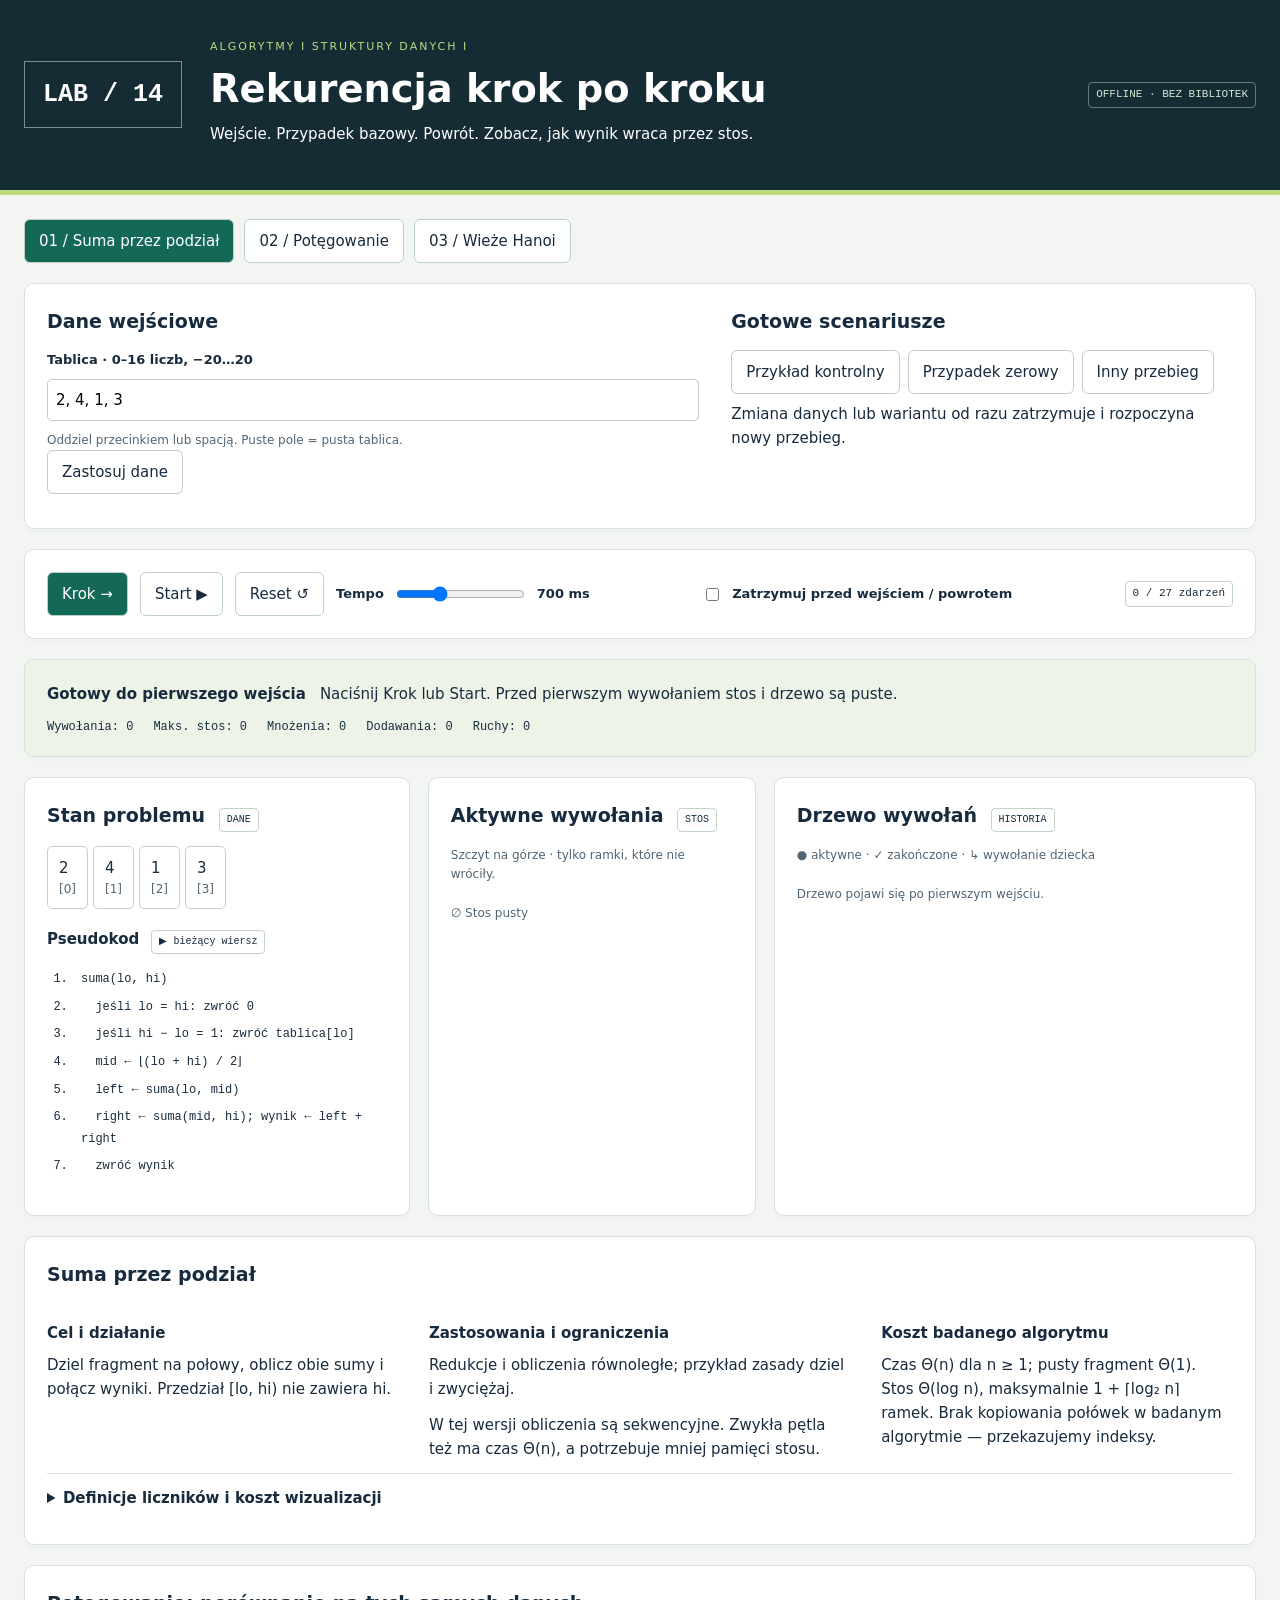
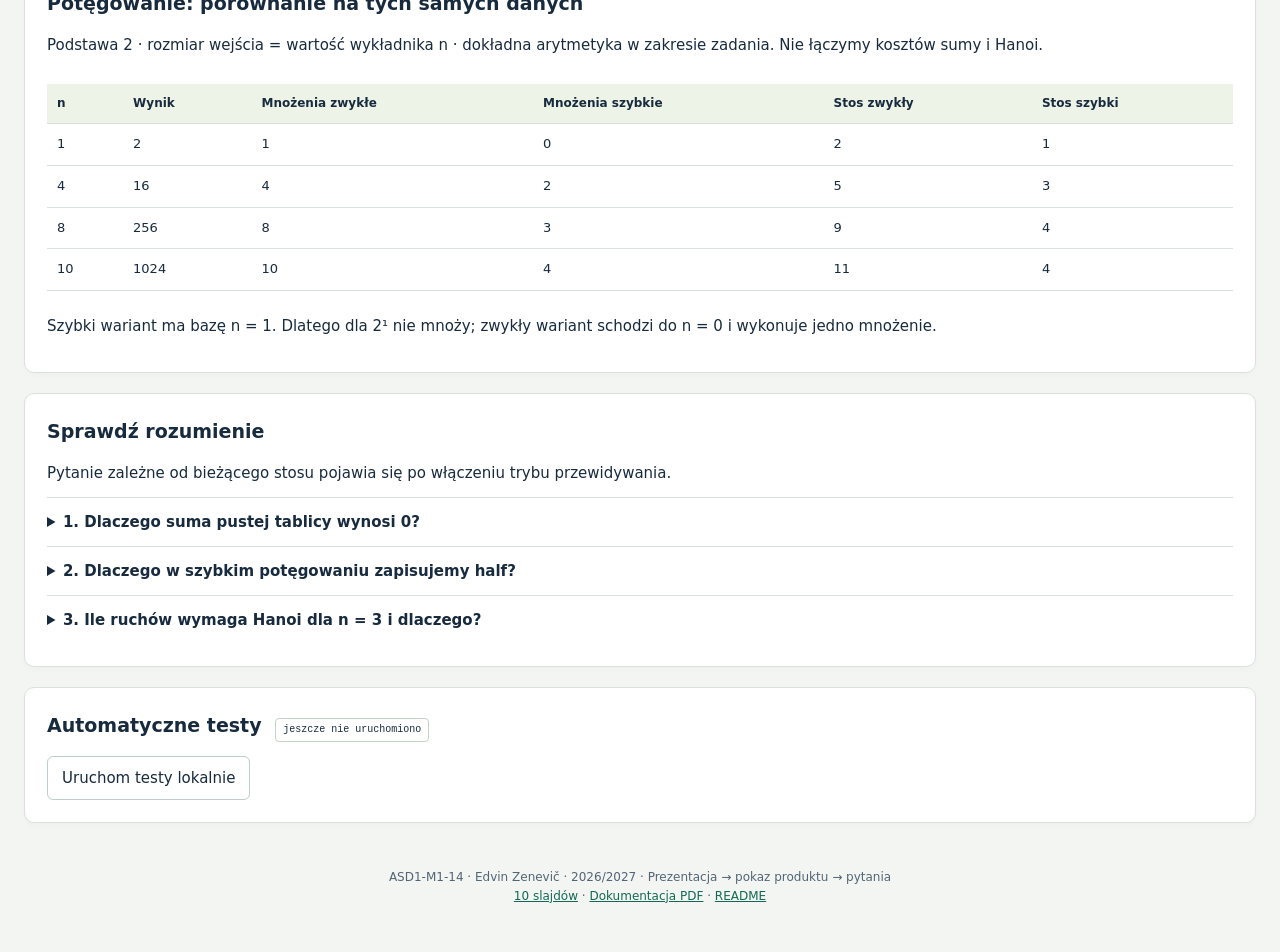
<file: index.html>
<!doctype html>
<html lang="pl"><head><meta charset="utf-8"><meta name="viewport" content="width=device-width,initial-scale=1"><title>Rekurencja krok po kroku · ASD1-M1-14</title><link rel="stylesheet" href="app/styles.css"></head>
<body><header><div class="brand">LAB / 14</div><div><p class="eyebrow">ALGORYTMY I STRUKTURY DANYCH I</p><h1>Rekurencja krok po kroku</h1><p>Wejście. Przypadek bazowy. Powrót. Zobacz, jak wynik wraca przez stos.</p></div><span class="badge">OFFLINE · BEZ BIBLIOTEK</span></header>
<main>
<nav aria-label="Moduły"><button data-module="sum" aria-pressed="true">01 / Suma przez podział</button><button data-module="power" aria-pressed="false">02 / Potęgowanie</button><button data-module="hanoi" aria-pressed="false">03 / Wieże Hanoi</button></nav>
<section class="card inputs"><div><h2>Dane wejściowe</h2><form id="data-form"><div id="sum-input"><label for="values">Tablica · 0–16 liczb, −20…20</label><input id="values" value="2, 4, 1, 3" autocomplete="off"><small>Oddziel przecinkiem lub spacją. Puste pole = pusta tablica.</small></div><div id="power-input" hidden><label for="base">Podstawa −10…10</label><input id="base" type="number" min="-10" max="10" value="2"><label for="exponent">Wykładnik 0…10</label><input id="exponent" type="number" min="0" max="10" value="5"><label for="variant">Wariant</label><select id="variant"><option value="fast">Szybki · połowienie wykładnika</option><option value="simple">Zwykły · n mnożeń</option></select></div><div id="hanoi-input" hidden><label for="disks">Krążki 0…8</label><input id="disks" type="number" min="0" max="8" value="3"></div><button type="submit">Zastosuj dane</button><p id="error" role="alert"></p></form></div><div><h2>Gotowe scenariusze</h2><div class="presets"><button data-preset="control">Przykład kontrolny</button><button data-preset="edge">Przypadek zerowy</button><button data-preset="negative">Inny przebieg</button></div><small id="preset-description"></small><p>Zmiana danych lub wariantu od razu zatrzymuje i rozpoczyna nowy przebieg.</p></div></section>
<section class="card controls" aria-label="Sterowanie"><button id="step">Krok →</button><button id="play">Start ▶</button><button id="reset">Reset ↺</button><label for="speed">Tempo <input id="speed" type="range" min="100" max="2000" step="100" value="700"><output id="speed-value">700 ms</output></label><label class="check"><input id="quiz-mode" type="checkbox">Zatrzymuj przed wejściem / powrotem</label><span id="progress" class="badge"></span></section>
<section class="status card" aria-live="polite"><strong id="event-title">Gotowy</strong><span id="reason"></span><div id="metrics"></div></section>
<section class="workspace"><div class="card"><h2>Stan problemu <span class="tag">DANE</span></h2><div id="problem"></div><h3>Pseudokod <span class="tag">▶ bieżący wiersz</span></h3><ol id="code" class="code"></ol></div><div class="card"><h2>Aktywne wywołania <span class="tag">STOS</span></h2><p class="muted">Szczyt na górze · tylko ramki, które nie wróciły.</p><div id="stack"></div></div><div class="card tree-card"><h2>Drzewo wywołań <span class="tag">HISTORIA</span></h2><p class="muted">● aktywne · ✓ zakończone · ↳ wywołanie dziecka</p><div id="tree"></div></div></section>
<section id="prediction-panel" class="card quiz" hidden><h2>Przewidź następny krok</h2><p id="prediction-question"></p><div id="prediction-options"></div><p id="prediction-feedback" aria-live="polite"></p><button id="prediction-continue" disabled>Wykonaj przewidziany krok →</button></section>
<section class="card"><h2 id="method-title"></h2><div class="explanations"><div><h3>Cel i działanie</h3><p id="method-goal"></p></div><div><h3>Zastosowania i ograniczenia</h3><p id="method-uses"></p><p id="method-limits"></p></div><div><h3>Koszt badanego algorytmu</h3><p id="method-cost"></p></div></div><details><summary>Definicje liczników i koszt wizualizacji</summary><p>Wywołania: każde wejście, także bazowe. Maksymalny stos: największa liczba jednocześnie aktywnych ramek (korzeń = 1). Mnożenia: wykonane operacje * w potęgowaniu. Dodawania: połączenie dwóch sum. Ruchy: legalne przeniesienia krążka. Liczniki bieżące rosną przy odtwarzaniu; tabela porównania zawiera cały przebieg.</p><p>Badane algorytmy i instrumentacja są w algorithms.js. Zapis zdarzeń, kopie argumentów, drzewo, renderowanie i walidator są narzutem dydaktycznym, nie kosztem porównywanych algorytmów. Dziennik i drzewo zajmują O(E), gdzie E to liczba zdarzeń (suma: O(n log n) skopiowanych wartości fragmentów); nie przechowujemy historii klatek. Renderowanie odtwarza do O(E) węzłów na krok, więc całe odtwarzanie może kosztować O(E²). Hanoi: O(n) sprawdzenia po każdym ruchu.</p></details></section>
<section class="card"><h2>Potęgowanie: porównanie na tych samych danych</h2><p>Podstawa 2 · rozmiar wejścia = wartość wykładnika n · dokładna arytmetyka w zakresie zadania. Nie łączymy kosztów sumy i Hanoi.</p><div class="table-scroll"><table><thead><tr><th>n</th><th>Wynik</th><th>Mnożenia zwykłe</th><th>Mnożenia szybkie</th><th>Stos zwykły</th><th>Stos szybki</th></tr></thead><tbody id="comparison"></tbody></table></div><p>Szybki wariant ma bazę n = 1. Dlatego dla 2¹ nie mnoży; zwykły wariant schodzi do n = 0 i wykonuje jedno mnożenie.</p></section>
<section class="card"><h2>Sprawdź rozumienie</h2><p>Pytanie zależne od bieżącego stosu pojawia się po włączeniu trybu przewidywania.</p><details><summary>1. Dlaczego suma pustej tablicy wynosi 0?</summary><p>Odpowiedź: 0 jest elementem neutralnym dodawania. Przypadek bazowy zatrzymuje rekurencję bez odwołania do nieistniejącego elementu.</p></details><details><summary>2. Dlaczego w szybkim potęgowaniu zapisujemy half?</summary><p>Odpowiedź: aby obliczyć połowę tylko raz. Dwa niezależne wywołania tej samej połowy powieliłyby pracę i zniszczyły logarytmiczny czas.</p></details><details><summary>3. Ile ruchów wymaga Hanoi dla n = 3 i dlaczego?</summary><p>Odpowiedź: 7. M(n) = 2M(n − 1) + 1, M(0) = 0, stąd M(n) = 2ⁿ − 1. Nie wolno położyć większego krążka na mniejszym.</p></details></section>
<section class="card"><h2>Automatyczne testy <span id="test-summary" class="tag">jeszcze nie uruchomiono</span></h2><button id="run-tests">Uruchom testy lokalnie</button><div id="test-results" class="table-scroll"></div></section>
<footer>ASD1-M1-14 · Edvin Zenevič · 2026/2027 · Prezentacja → pokaz produktu → pytania<br><a href="prezentacja/prezentacja.html">10 slajdów</a> · <a href="dokumentacja/dokumentacja.pdf">Dokumentacja PDF</a> · <a href="README.md">README</a></footer>
</main><script src="app/algorithms.js"></script><script src="app/playback.js"></script><script src="app/content.js"></script><script src="tests/suite.js"></script><script src="app/ui.js"></script></body></html>
</file>
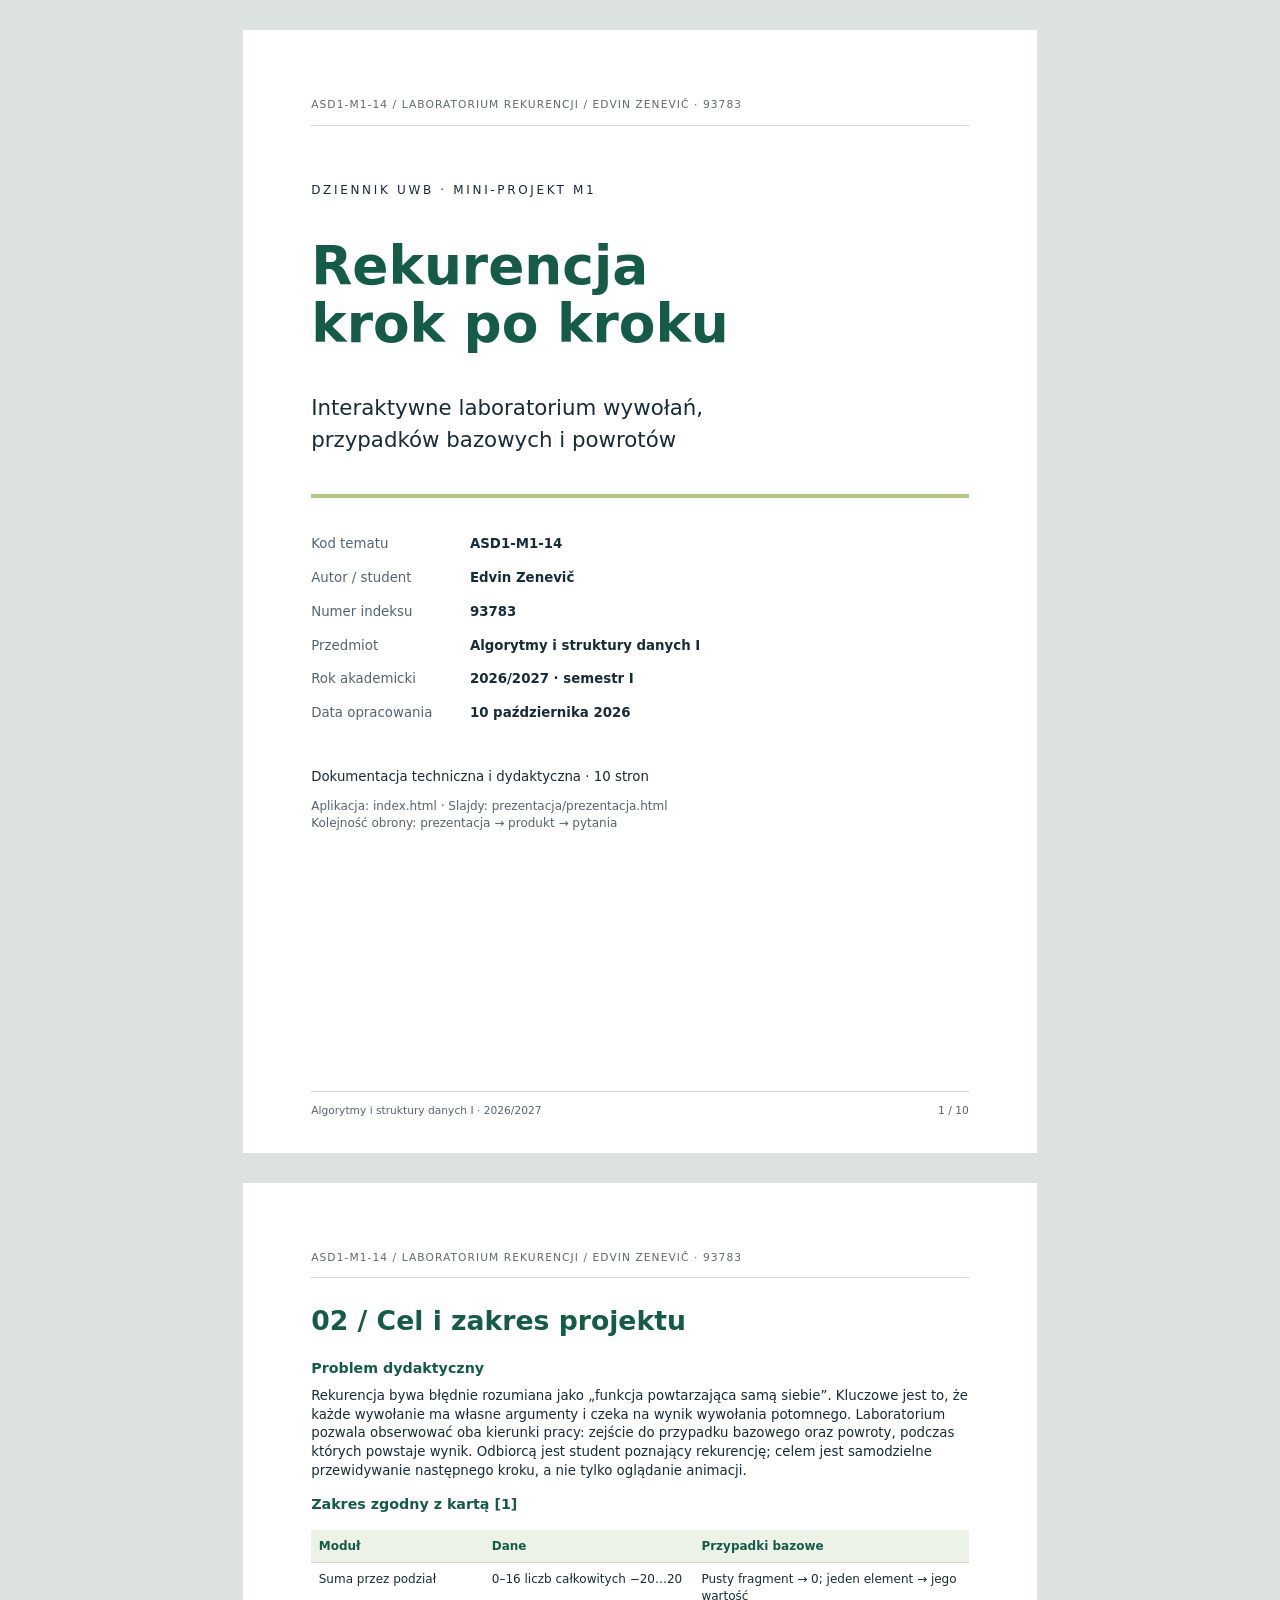
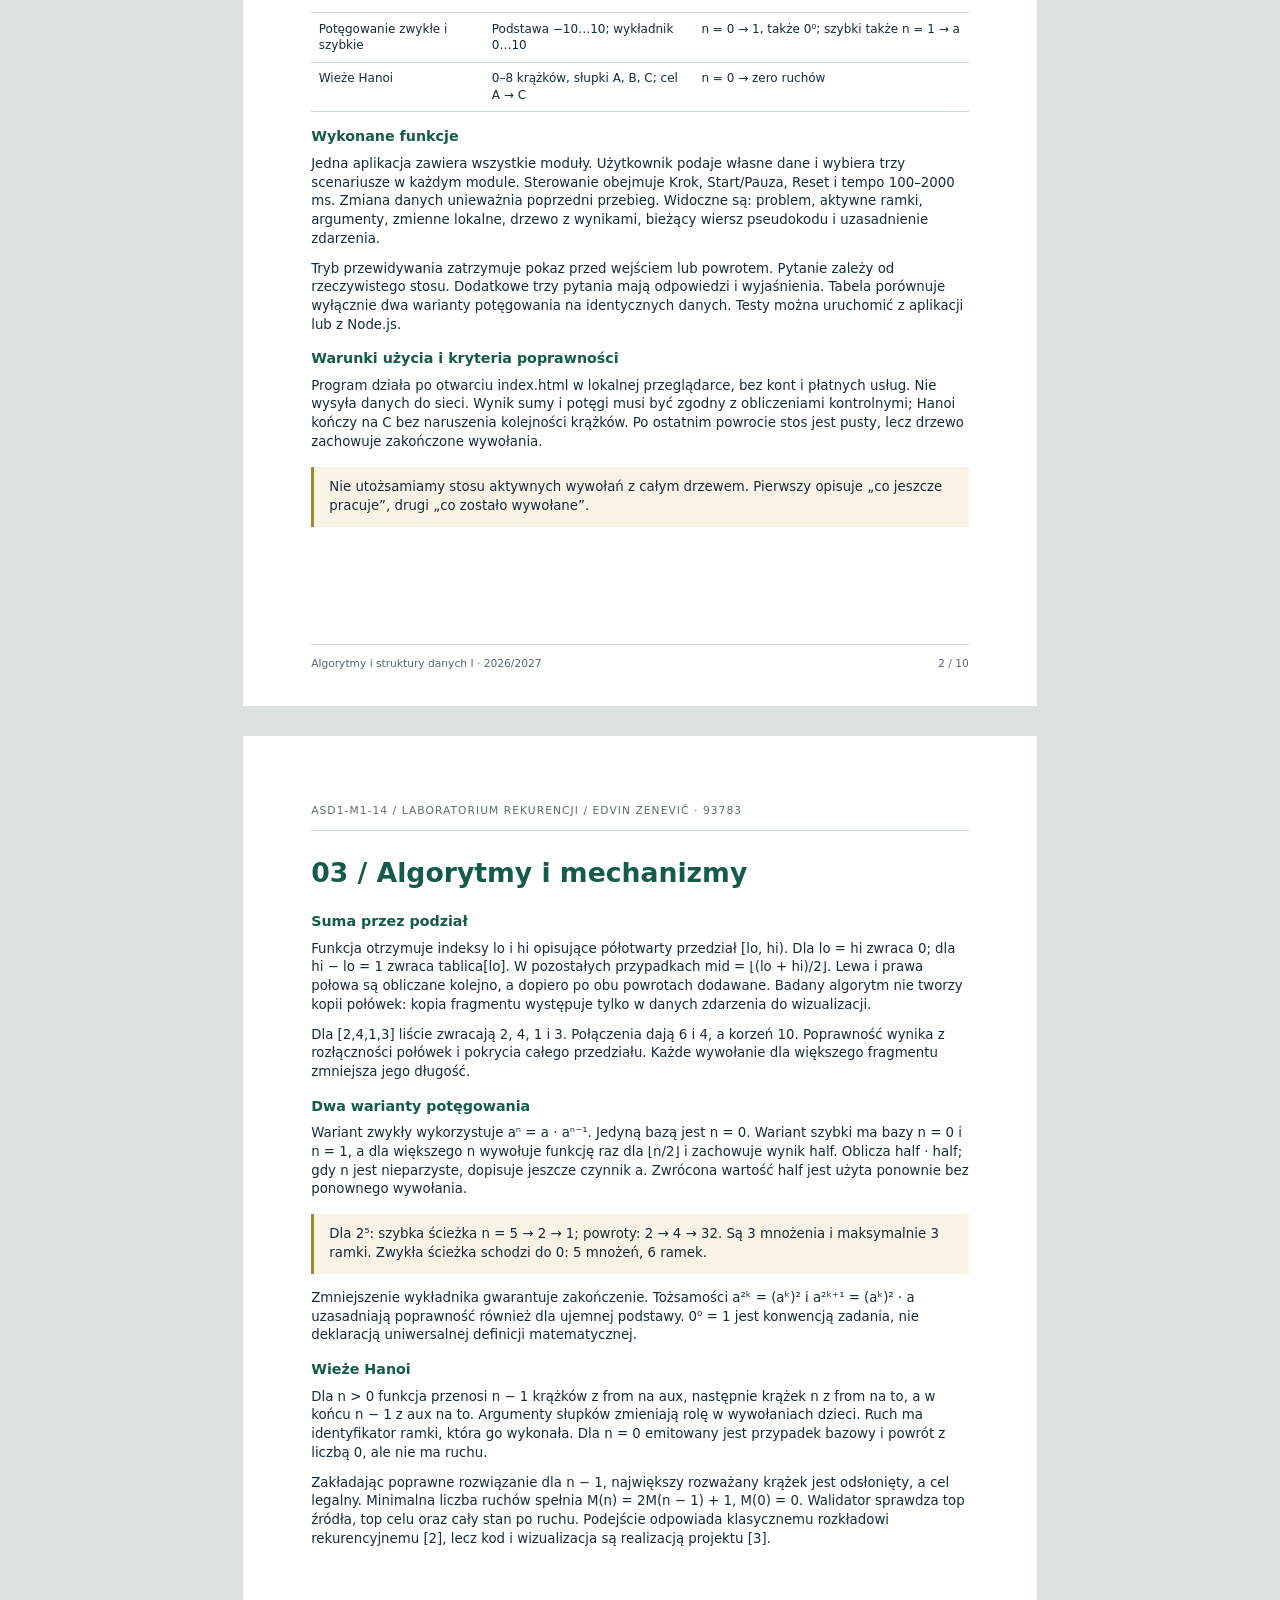
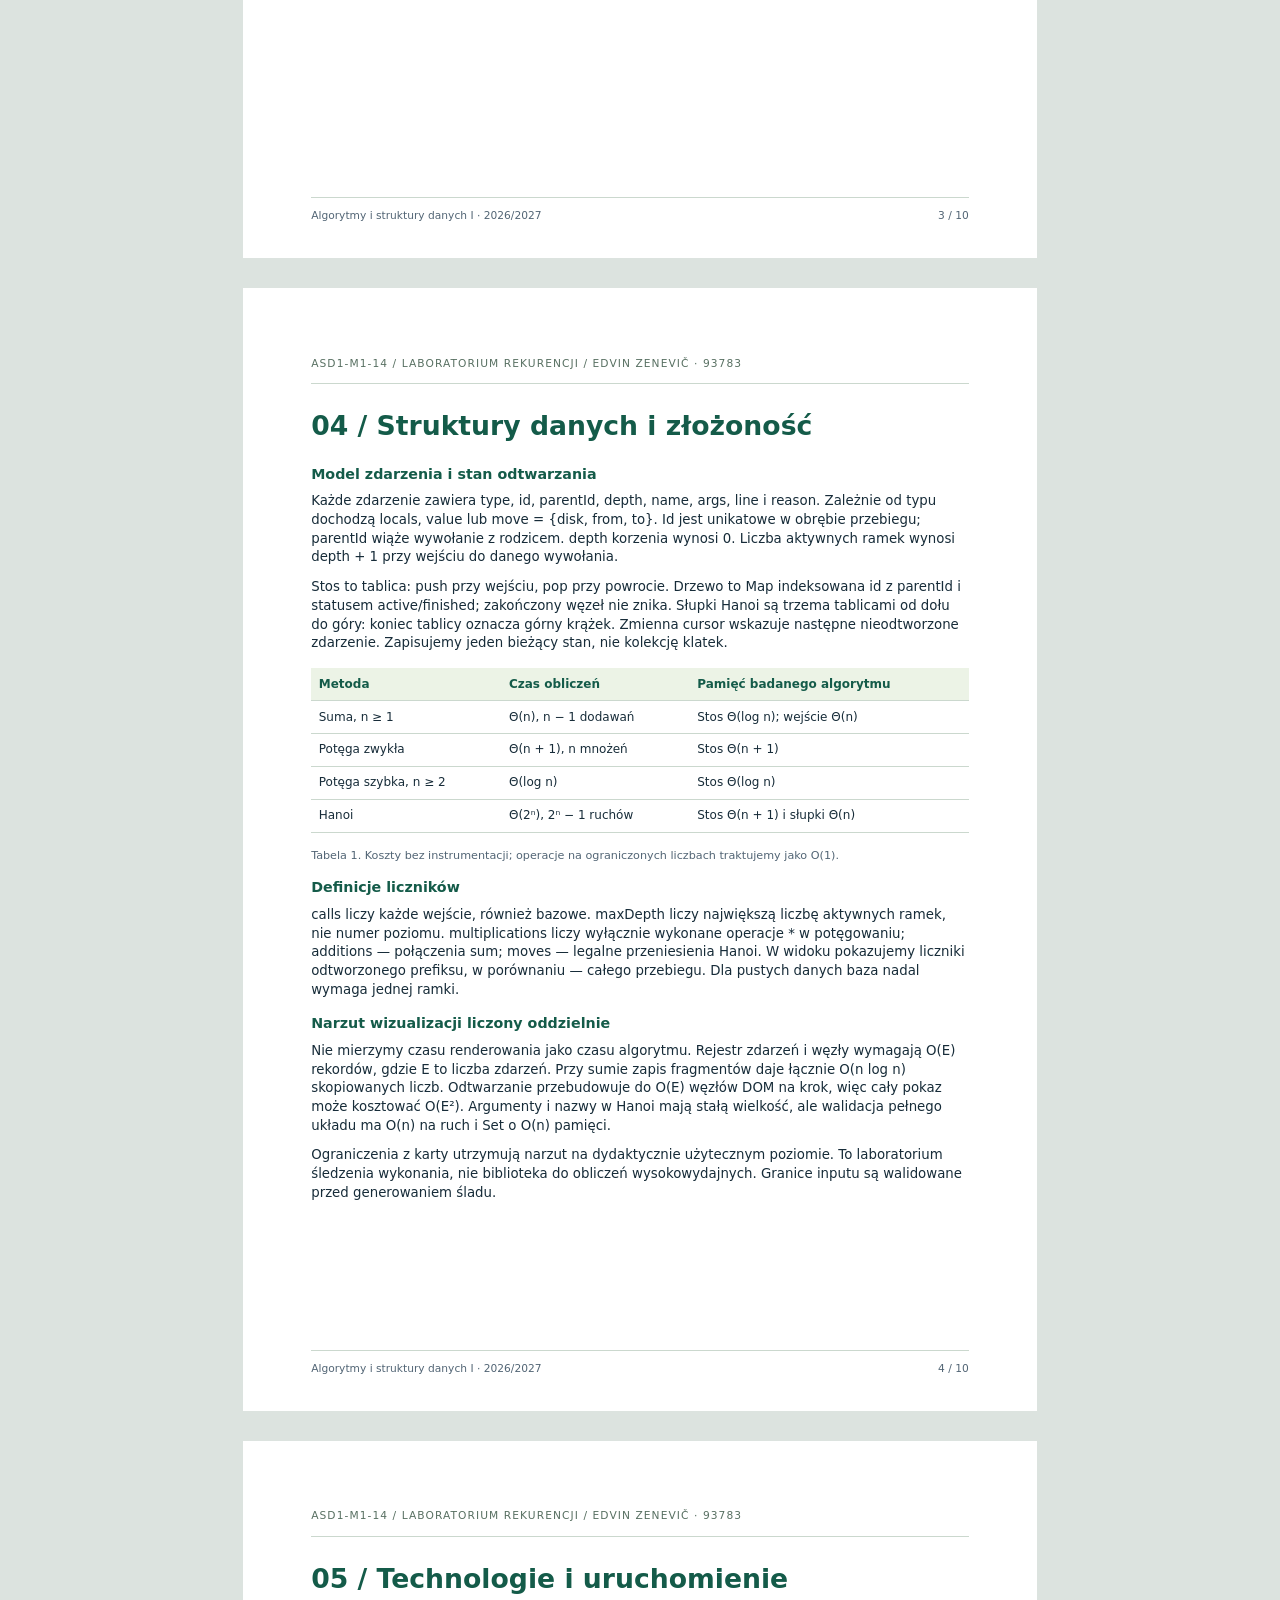
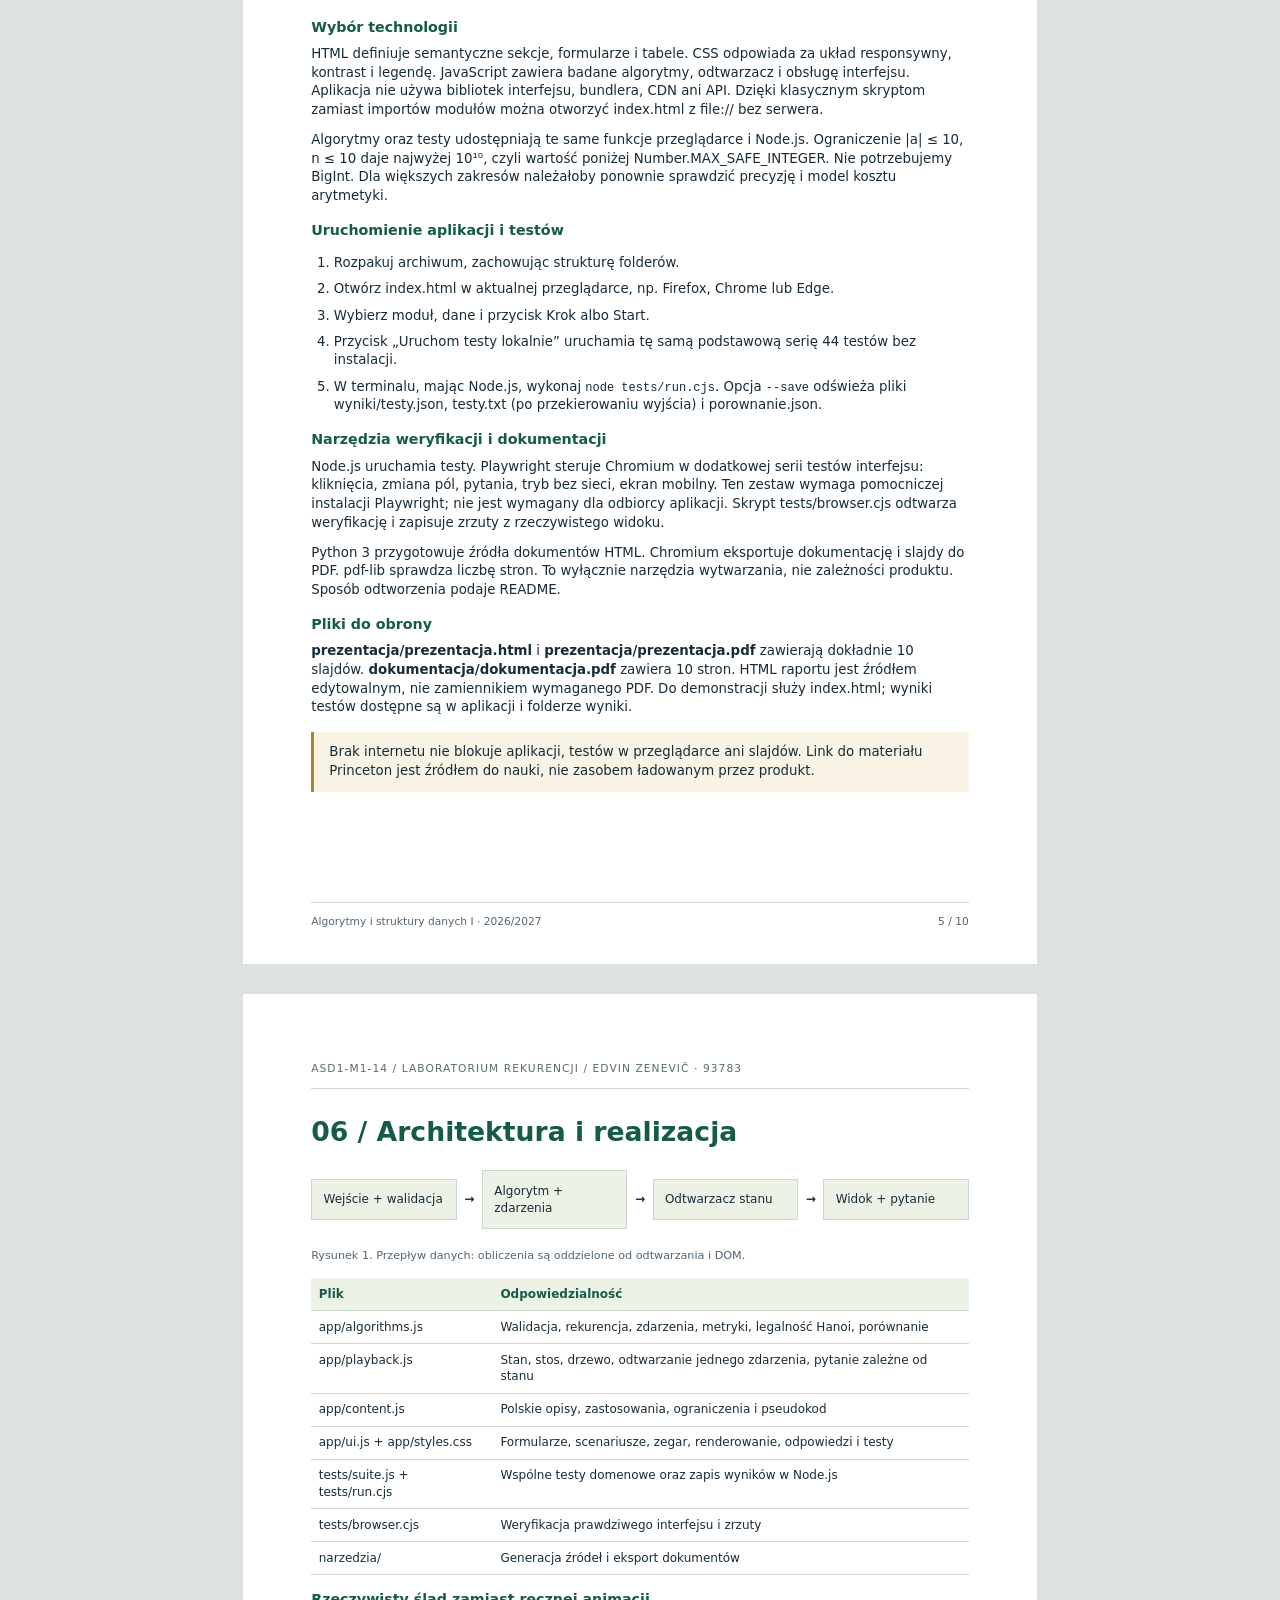
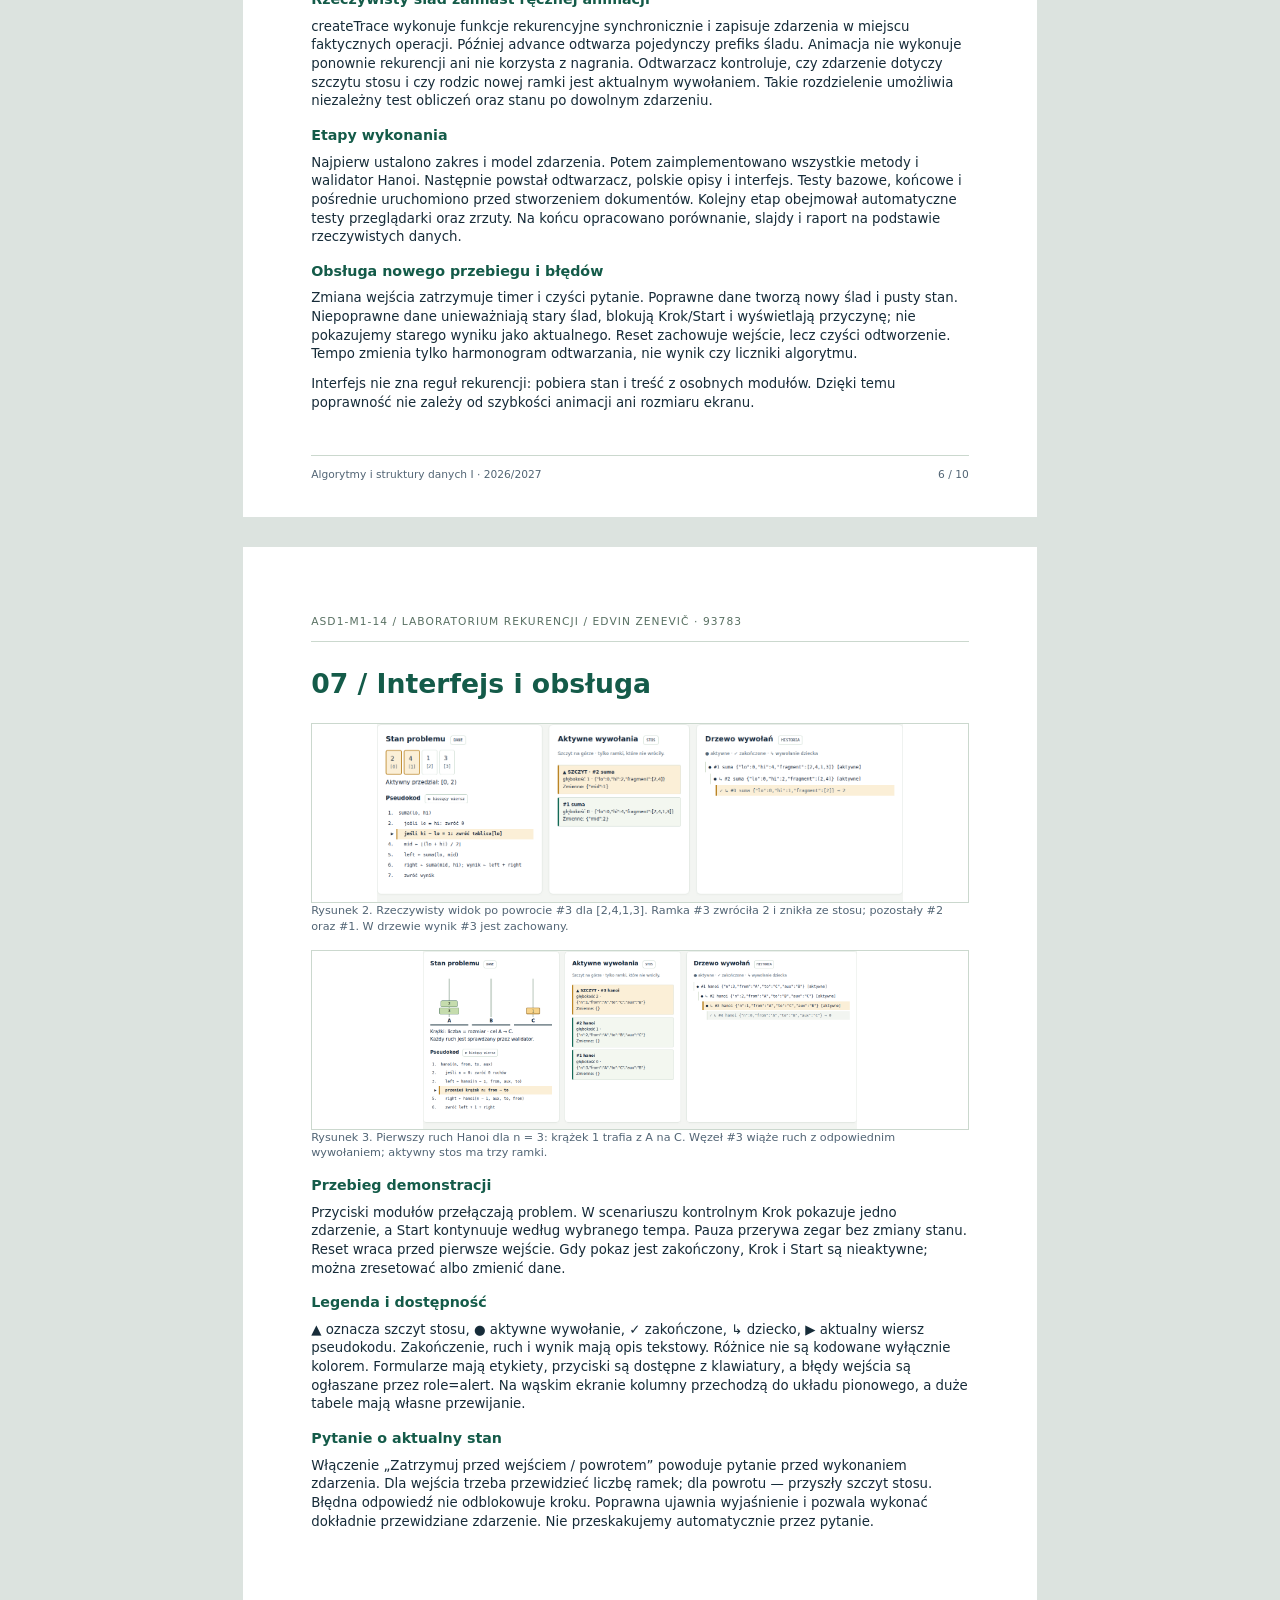
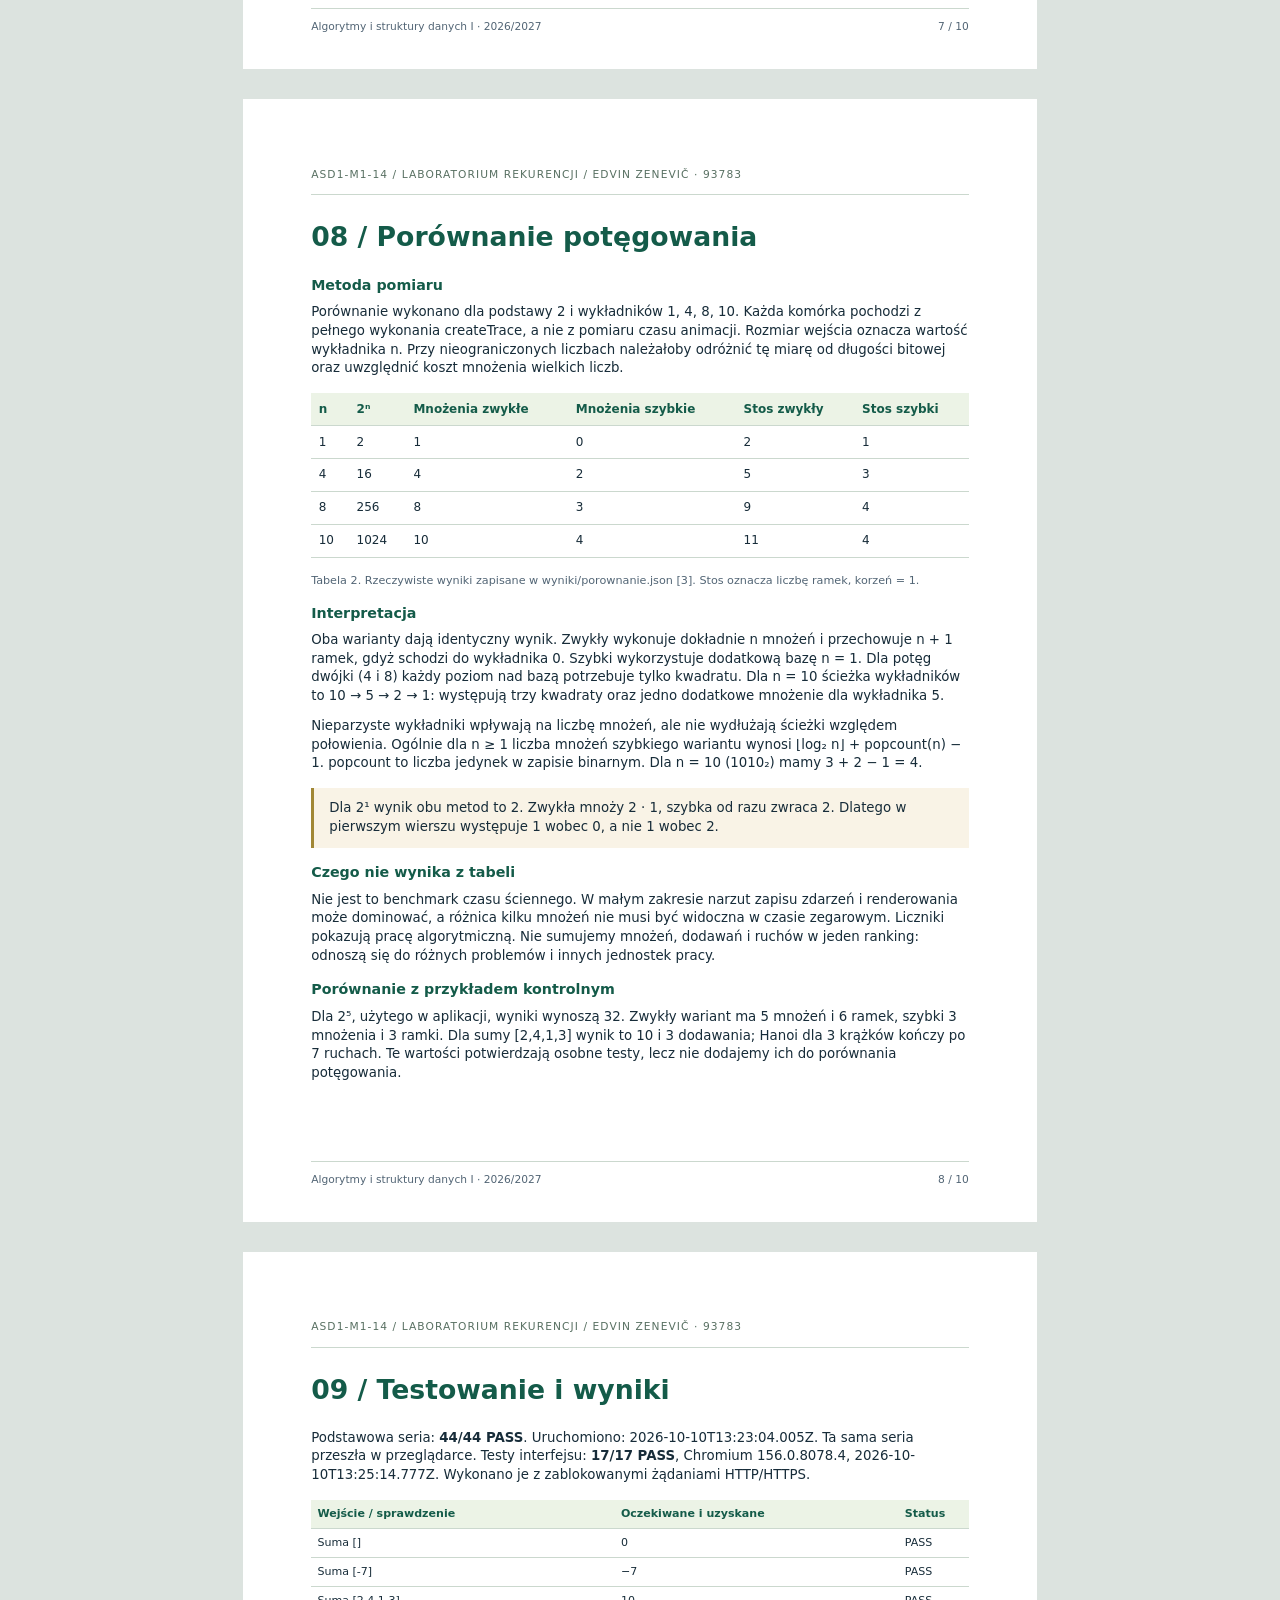
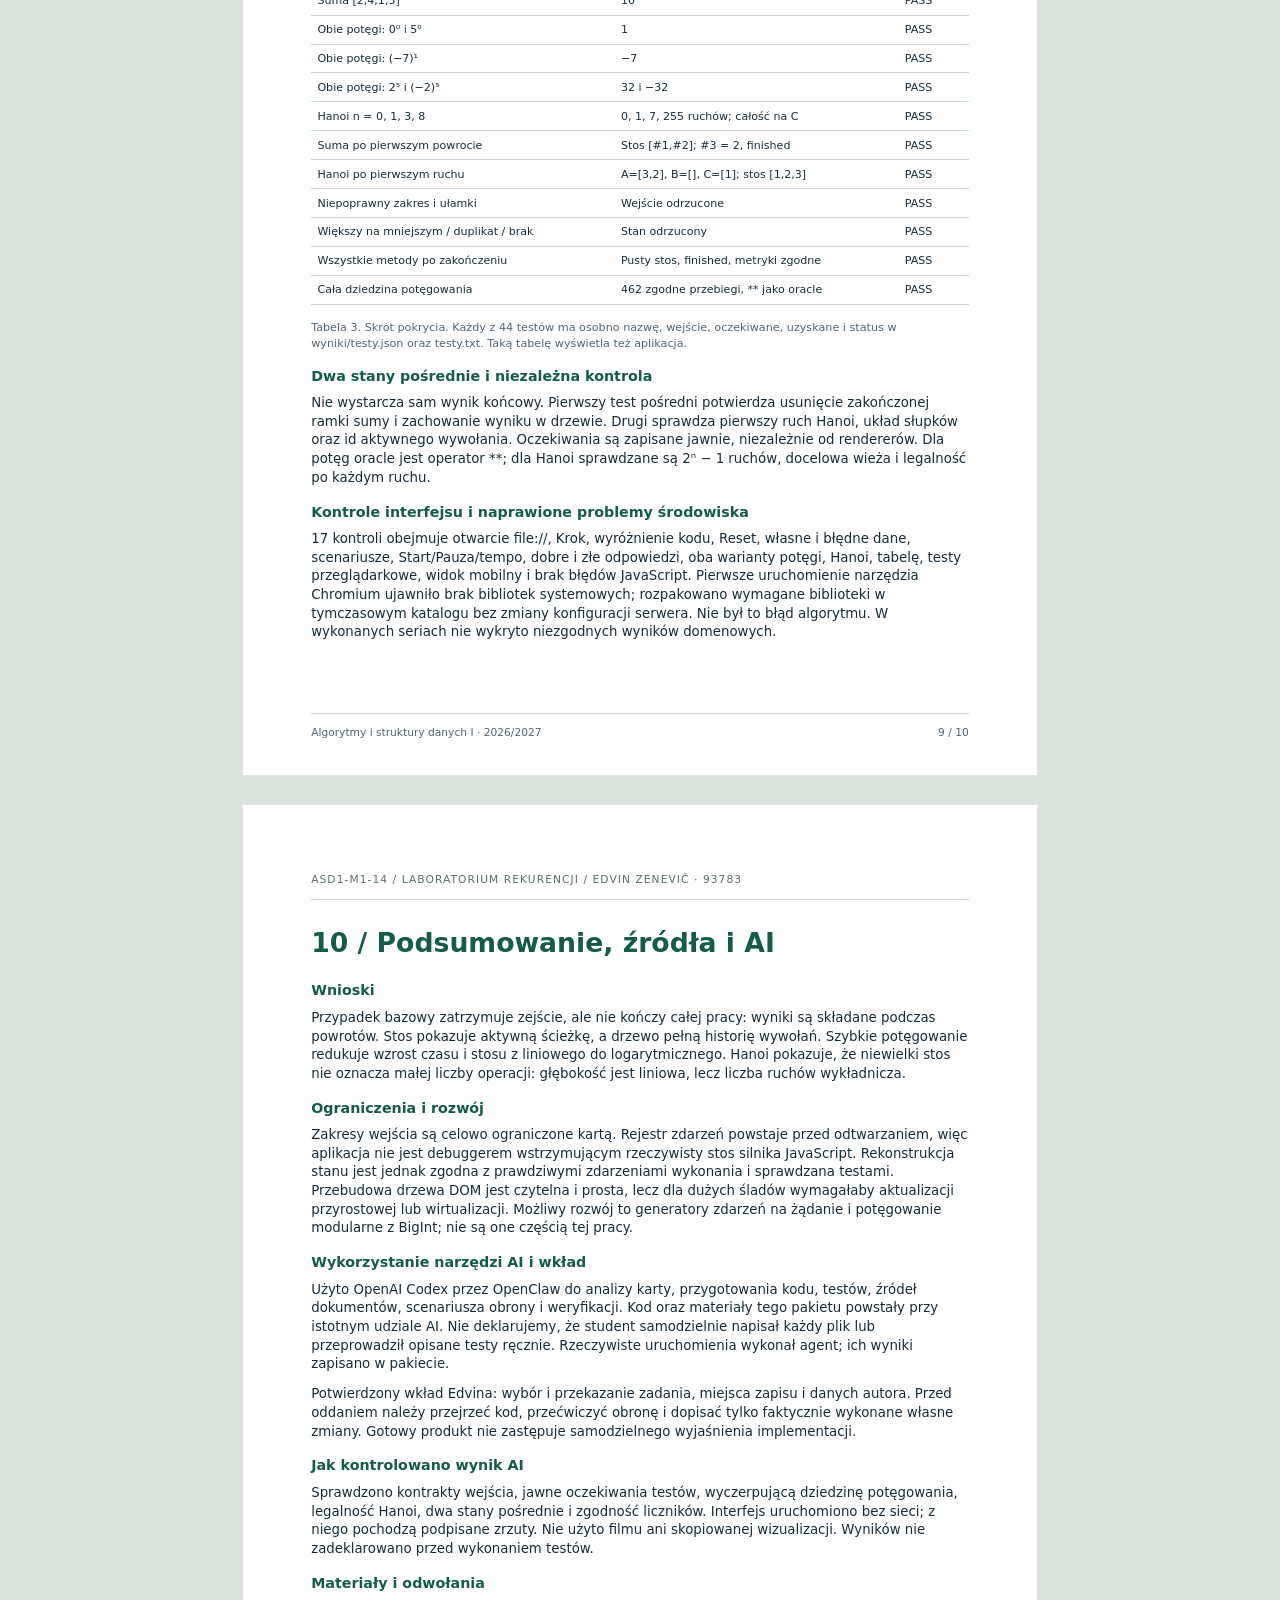
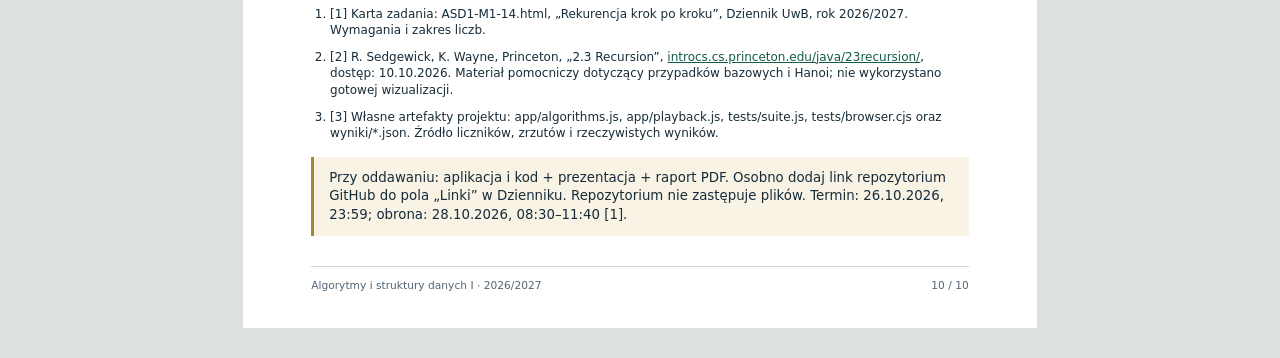
<file: dokumentacja/dokumentacja.html>
<!doctype html><html lang="pl"><head><meta charset="utf-8"><title>Dokumentacja ASD1-M1-14</title><style>@page{size:A4;margin:0}*{box-sizing:border-box}body{margin:0;background:#dce3df;color:#172c39;font:10pt/1.4 'DejaVu Sans',Arial,sans-serif}.page{position:relative;width:210mm;height:297mm;padding:18mm 18mm 20mm;background:white;break-after:page;overflow:hidden;margin:8mm auto}.page:last-child{break-after:auto}.page-head{font-size:8pt;letter-spacing:.8pt;color:#587062;border-bottom:1px solid #cbd8ce;padding-bottom:3mm;margin-bottom:7mm}h2{font-size:20pt;line-height:1.2;margin:0 0 6mm;color:#145b49}h3{font-size:10.7pt;margin:4mm 0 2mm;color:#145b49}p{margin:0 0 3mm;text-align:left}table{width:100%;border-collapse:collapse;font-size:9pt;margin:4mm 0}th,td{padding:2mm;border-bottom:1px solid #cbd8ce;text-align:left;vertical-align:top}th{background:#ecf3e6;color:#145b49}.compact{font-size:8.3pt}.compact th,.compact td{padding:1.65mm}.caption{font-size:8.4pt;color:#526575;margin-bottom:4mm}.note{border-left:3px solid #a18735;background:#f9f3e6;padding:3mm 4mm;margin:4mm 0;font-size:10pt}.footer{position:absolute;bottom:9mm;left:18mm;right:18mm;display:flex;justify-content:space-between;font-size:8pt;color:#526575;border-top:1px solid #cbd8ce;padding-top:3mm}.cover{padding-top:8mm}.cover h1{font-size:40pt;line-height:1.1;margin:10mm 0;color:#145b49}.kicker{font-size:9pt;letter-spacing:2pt}.subtitle{font-size:16pt;line-height:1.5}.cover-rule{height:4px;background:#b1ca82;margin:10mm 0}.cover dl{display:grid;grid-template-columns:38mm 1fr;gap:4mm;margin:8mm 0 12mm}.cover dt{color:#526575}.cover dd{margin:0;font-weight:600}.muted{color:#526575;font-size:9pt}.screenshot{width:100%;height:180px;object-fit:contain;border:1px solid #cbd8ce;display:block}.flow{display:flex;align-items:center;gap:2mm;font-size:9pt;margin:5mm 0}.flow span{background:#ecf3e6;border:1px solid #cbd8ce;padding:3mm;flex:1}.sources{font-size:9pt;padding-left:5mm}.sources li{margin-bottom:2.5mm}code{font-size:9pt}a{color:#145b49;overflow-wrap:anywhere}ol{padding-left:6mm}li{margin-bottom:2mm}@media print{body{background:white}.page{margin:0}}</style></head><body><article class="page" data-page="1"><div class="page-head">ASD1-M1-14 / LABORATORIUM REKURENCJI / EDVIN ZENEVIČ · 93783</div><div class="page-content"><div class="cover"><p class="kicker">DZIENNIK UWB · MINI-PROJEKT M1</p><h1>Rekurencja<br>krok po kroku</h1><p class="subtitle">Interaktywne laboratorium wywołań,<br>przypadków bazowych i powrotów</p><div class="cover-rule"></div><dl><dt>Kod tematu</dt><dd>ASD1-M1-14</dd><dt>Autor / student</dt><dd>Edvin Zenevič</dd><dt>Numer indeksu</dt><dd>93783</dd><dt>Przedmiot</dt><dd>Algorytmy i struktury danych I</dd><dt>Rok akademicki</dt><dd>2026/2027 · semestr I</dd><dt>Data opracowania</dt><dd>10 października 2026</dd></dl><p>Dokumentacja techniczna i dydaktyczna · 10 stron</p><p class="muted">Aplikacja: index.html · Slajdy: prezentacja/prezentacja.html<br>Kolejność obrony: prezentacja → produkt → pytania</p></div></div><footer class="footer"><span>Algorytmy i struktury danych I · 2026/2027</span><span>1 / 10</span></footer></article><article class="page" data-page="2"><div class="page-head">ASD1-M1-14 / LABORATORIUM REKURENCJI / EDVIN ZENEVIČ · 93783</div><div class="page-content"><h2>02 / Cel i zakres projektu</h2><h3>Problem dydaktyczny</h3><p>Rekurencja bywa błędnie rozumiana jako „funkcja powtarzająca samą siebie”. Kluczowe jest to, że każde wywołanie ma własne argumenty i czeka na wynik wywołania potomnego. Laboratorium pozwala obserwować oba kierunki pracy: zejście do przypadku bazowego oraz powroty, podczas których powstaje wynik. Odbiorcą jest student poznający rekurencję; celem jest samodzielne przewidywanie następnego kroku, a nie tylko oglądanie animacji.</p><h3>Zakres zgodny z kartą [1]</h3><table class=""><thead><tr><th>Moduł</th><th>Dane</th><th>Przypadki bazowe</th></tr></thead><tbody><tr><td>Suma przez podział</td><td>0–16 liczb całkowitych −20…20</td><td>Pusty fragment → 0; jeden element → jego wartość</td></tr><tr><td>Potęgowanie zwykłe i szybkie</td><td>Podstawa −10…10; wykładnik 0…10</td><td>n = 0 → 1, także 0⁰; szybki także n = 1 → a</td></tr><tr><td>Wieże Hanoi</td><td>0–8 krążków, słupki A, B, C; cel A → C</td><td>n = 0 → zero ruchów</td></tr></tbody></table><h3>Wykonane funkcje</h3><p>Jedna aplikacja zawiera wszystkie moduły. Użytkownik podaje własne dane i wybiera trzy scenariusze w każdym module. Sterowanie obejmuje Krok, Start/Pauza, Reset i tempo 100–2000 ms. Zmiana danych unieważnia poprzedni przebieg. Widoczne są: problem, aktywne ramki, argumenty, zmienne lokalne, drzewo z wynikami, bieżący wiersz pseudokodu i uzasadnienie zdarzenia.</p><p>Tryb przewidywania zatrzymuje pokaz przed wejściem lub powrotem. Pytanie zależy od rzeczywistego stosu. Dodatkowe trzy pytania mają odpowiedzi i wyjaśnienia. Tabela porównuje wyłącznie dwa warianty potęgowania na identycznych danych. Testy można uruchomić z aplikacji lub z Node.js.</p><h3>Warunki użycia i kryteria poprawności</h3><p>Program działa po otwarciu index.html w lokalnej przeglądarce, bez kont i płatnych usług. Nie wysyła danych do sieci. Wynik sumy i potęgi musi być zgodny z obliczeniami kontrolnymi; Hanoi kończy na C bez naruszenia kolejności krążków. Po ostatnim powrocie stos jest pusty, lecz drzewo zachowuje zakończone wywołania.</p><div class="note">Nie utożsamiamy stosu aktywnych wywołań z całym drzewem. Pierwszy opisuje „co jeszcze pracuje”, drugi „co zostało wywołane”.</div></div><footer class="footer"><span>Algorytmy i struktury danych I · 2026/2027</span><span>2 / 10</span></footer></article><article class="page" data-page="3"><div class="page-head">ASD1-M1-14 / LABORATORIUM REKURENCJI / EDVIN ZENEVIČ · 93783</div><div class="page-content"><h2>03 / Algorytmy i mechanizmy</h2><h3>Suma przez podział</h3><p>Funkcja otrzymuje indeksy lo i hi opisujące półotwarty przedział [lo, hi). Dla lo = hi zwraca 0; dla hi − lo = 1 zwraca tablica[lo]. W pozostałych przypadkach mid = ⌊(lo + hi)/2⌋. Lewa i prawa połowa są obliczane kolejno, a dopiero po obu powrotach dodawane. Badany algorytm nie tworzy kopii połówek: kopia fragmentu występuje tylko w danych zdarzenia do wizualizacji.</p><p>Dla [2,4,1,3] liście zwracają 2, 4, 1 i 3. Połączenia dają 6 i 4, a korzeń 10. Poprawność wynika z rozłączności połówek i pokrycia całego przedziału. Każde wywołanie dla większego fragmentu zmniejsza jego długość.</p><h3>Dwa warianty potęgowania</h3><p>Wariant zwykły wykorzystuje aⁿ = a · aⁿ⁻¹. Jedyną bazą jest n = 0. Wariant szybki ma bazy n = 0 i n = 1, a dla większego n wywołuje funkcję raz dla ⌊n/2⌋ i zachowuje wynik half. Oblicza half · half; gdy n jest nieparzyste, dopisuje jeszcze czynnik a. Zwrócona wartość half jest użyta ponownie bez ponownego wywołania.</p><div class="note">Dla 2⁵: szybka ścieżka n = 5 → 2 → 1; powroty: 2 → 4 → 32. Są 3 mnożenia i maksymalnie 3 ramki. Zwykła ścieżka schodzi do 0: 5 mnożeń, 6 ramek.</div><p>Zmniejszenie wykładnika gwarantuje zakończenie. Tożsamości a²ᵏ = (aᵏ)² i a²ᵏ⁺¹ = (aᵏ)² · a uzasadniają poprawność również dla ujemnej podstawy. 0⁰ = 1 jest konwencją zadania, nie deklaracją uniwersalnej definicji matematycznej.</p><h3>Wieże Hanoi</h3><p>Dla n &gt; 0 funkcja przenosi n − 1 krążków z from na aux, następnie krążek n z from na to, a w końcu n − 1 z aux na to. Argumenty słupków zmieniają rolę w wywołaniach dzieci. Ruch ma identyfikator ramki, która go wykonała. Dla n = 0 emitowany jest przypadek bazowy i powrót z liczbą 0, ale nie ma ruchu.</p><p>Zakładając poprawne rozwiązanie dla n − 1, największy rozważany krążek jest odsłonięty, a cel legalny. Minimalna liczba ruchów spełnia M(n) = 2M(n − 1) + 1, M(0) = 0. Walidator sprawdza top źródła, top celu oraz cały stan po ruchu. Podejście odpowiada klasycznemu rozkładowi rekurencyjnemu [2], lecz kod i wizualizacja są realizacją projektu [3].</p></div><footer class="footer"><span>Algorytmy i struktury danych I · 2026/2027</span><span>3 / 10</span></footer></article><article class="page" data-page="4"><div class="page-head">ASD1-M1-14 / LABORATORIUM REKURENCJI / EDVIN ZENEVIČ · 93783</div><div class="page-content"><h2>04 / Struktury danych i złożoność</h2><h3>Model zdarzenia i stan odtwarzania</h3><p>Każde zdarzenie zawiera type, id, parentId, depth, name, args, line i reason. Zależnie od typu dochodzą locals, value lub move = {disk, from, to}. Id jest unikatowe w obrębie przebiegu; parentId wiąże wywołanie z rodzicem. depth korzenia wynosi 0. Liczba aktywnych ramek wynosi depth + 1 przy wejściu do danego wywołania.</p><p>Stos to tablica: push przy wejściu, pop przy powrocie. Drzewo to Map indeksowana id z parentId i statusem active/finished; zakończony węzeł nie znika. Słupki Hanoi są trzema tablicami od dołu do góry: koniec tablicy oznacza górny krążek. Zmienna cursor wskazuje następne nieodtworzone zdarzenie. Zapisujemy jeden bieżący stan, nie kolekcję klatek.</p><table class=""><thead><tr><th>Metoda</th><th>Czas obliczeń</th><th>Pamięć badanego algorytmu</th></tr></thead><tbody><tr><td>Suma, n ≥ 1</td><td>Θ(n), n − 1 dodawań</td><td>Stos Θ(log n); wejście Θ(n)</td></tr><tr><td>Potęga zwykła</td><td>Θ(n + 1), n mnożeń</td><td>Stos Θ(n + 1)</td></tr><tr><td>Potęga szybka, n ≥ 2</td><td>Θ(log n)</td><td>Stos Θ(log n)</td></tr><tr><td>Hanoi</td><td>Θ(2ⁿ), 2ⁿ − 1 ruchów</td><td>Stos Θ(n + 1) i słupki Θ(n)</td></tr></tbody></table><p class="caption">Tabela 1. Koszty bez instrumentacji; operacje na ograniczonych liczbach traktujemy jako O(1).</p><h3>Definicje liczników</h3><p>calls liczy każde wejście, również bazowe. maxDepth liczy największą liczbę aktywnych ramek, nie numer poziomu. multiplications liczy wyłącznie wykonane operacje * w potęgowaniu; additions — połączenia sum; moves — legalne przeniesienia Hanoi. W widoku pokazujemy liczniki odtworzonego prefiksu, w porównaniu — całego przebiegu. Dla pustych danych baza nadal wymaga jednej ramki.</p><h3>Narzut wizualizacji liczony oddzielnie</h3><p>Nie mierzymy czasu renderowania jako czasu algorytmu. Rejestr zdarzeń i węzły wymagają O(E) rekordów, gdzie E to liczba zdarzeń. Przy sumie zapis fragmentów daje łącznie O(n log n) skopiowanych liczb. Odtwarzanie przebudowuje do O(E) węzłów DOM na krok, więc cały pokaz może kosztować O(E²). Argumenty i nazwy w Hanoi mają stałą wielkość, ale walidacja pełnego układu ma O(n) na ruch i Set o O(n) pamięci.</p><p>Ograniczenia z karty utrzymują narzut na dydaktycznie użytecznym poziomie. To laboratorium śledzenia wykonania, nie biblioteka do obliczeń wysokowydajnych. Granice inputu są walidowane przed generowaniem śladu.</p></div><footer class="footer"><span>Algorytmy i struktury danych I · 2026/2027</span><span>4 / 10</span></footer></article><article class="page" data-page="5"><div class="page-head">ASD1-M1-14 / LABORATORIUM REKURENCJI / EDVIN ZENEVIČ · 93783</div><div class="page-content"><h2>05 / Technologie i uruchomienie</h2><h3>Wybór technologii</h3><p>HTML definiuje semantyczne sekcje, formularze i tabele. CSS odpowiada za układ responsywny, kontrast i legendę. JavaScript zawiera badane algorytmy, odtwarzacz i obsługę interfejsu. Aplikacja nie używa bibliotek interfejsu, bundlera, CDN ani API. Dzięki klasycznym skryptom zamiast importów modułów można otworzyć index.html z file:// bez serwera.</p><p>Algorytmy oraz testy udostępniają te same funkcje przeglądarce i Node.js. Ograniczenie |a| ≤ 10, n ≤ 10 daje najwyżej 10¹⁰, czyli wartość poniżej Number.MAX_SAFE_INTEGER. Nie potrzebujemy BigInt. Dla większych zakresów należałoby ponownie sprawdzić precyzję i model kosztu arytmetyki.</p><h3>Uruchomienie aplikacji i testów</h3><ol><li>Rozpakuj archiwum, zachowując strukturę folderów.</li><li>Otwórz index.html w aktualnej przeglądarce, np. Firefox, Chrome lub Edge.</li><li>Wybierz moduł, dane i przycisk Krok albo Start.</li><li>Przycisk „Uruchom testy lokalnie” uruchamia tę samą podstawową serię 44 testów bez instalacji.</li><li>W terminalu, mając Node.js, wykonaj <code>node tests/run.cjs</code>. Opcja <code>--save</code> odświeża pliki wyniki/testy.json, testy.txt (po przekierowaniu wyjścia) i porownanie.json.</li></ol><h3>Narzędzia weryfikacji i dokumentacji</h3><p>Node.js uruchamia testy. Playwright steruje Chromium w dodatkowej serii testów interfejsu: kliknięcia, zmiana pól, pytania, tryb bez sieci, ekran mobilny. Ten zestaw wymaga pomocniczej instalacji Playwright; nie jest wymagany dla odbiorcy aplikacji. Skrypt tests/browser.cjs odtwarza weryfikację i zapisuje zrzuty z rzeczywistego widoku.</p><p>Python 3 przygotowuje źródła dokumentów HTML. Chromium eksportuje dokumentację i slajdy do PDF. pdf-lib sprawdza liczbę stron. To wyłącznie narzędzia wytwarzania, nie zależności produktu. Sposób odtworzenia podaje README.</p><h3>Pliki do obrony</h3><p><strong>prezentacja/prezentacja.html</strong> i <strong>prezentacja/prezentacja.pdf</strong> zawierają dokładnie 10 slajdów. <strong>dokumentacja/dokumentacja.pdf</strong> zawiera 10 stron. HTML raportu jest źródłem edytowalnym, nie zamiennikiem wymaganego PDF. Do demonstracji służy index.html; wyniki testów dostępne są w aplikacji i folderze wyniki.</p><div class="note">Brak internetu nie blokuje aplikacji, testów w przeglądarce ani slajdów. Link do materiału Princeton jest źródłem do nauki, nie zasobem ładowanym przez produkt.</div></div><footer class="footer"><span>Algorytmy i struktury danych I · 2026/2027</span><span>5 / 10</span></footer></article><article class="page" data-page="6"><div class="page-head">ASD1-M1-14 / LABORATORIUM REKURENCJI / EDVIN ZENEVIČ · 93783</div><div class="page-content"><h2>06 / Architektura i realizacja</h2><div class="flow"><span>Wejście + walidacja</span><b>→</b><span>Algorytm + zdarzenia</span><b>→</b><span>Odtwarzacz stanu</span><b>→</b><span>Widok + pytanie</span></div><p class="caption">Rysunek 1. Przepływ danych: obliczenia są oddzielone od odtwarzania i DOM.</p><table class=""><thead><tr><th>Plik</th><th>Odpowiedzialność</th></tr></thead><tbody><tr><td>app/algorithms.js</td><td>Walidacja, rekurencja, zdarzenia, metryki, legalność Hanoi, porównanie</td></tr><tr><td>app/playback.js</td><td>Stan, stos, drzewo, odtwarzanie jednego zdarzenia, pytanie zależne od stanu</td></tr><tr><td>app/content.js</td><td>Polskie opisy, zastosowania, ograniczenia i pseudokod</td></tr><tr><td>app/ui.js + app/styles.css</td><td>Formularze, scenariusze, zegar, renderowanie, odpowiedzi i testy</td></tr><tr><td>tests/suite.js + tests/run.cjs</td><td>Wspólne testy domenowe oraz zapis wyników w Node.js</td></tr><tr><td>tests/browser.cjs</td><td>Weryfikacja prawdziwego interfejsu i zrzuty</td></tr><tr><td>narzedzia/</td><td>Generacja źródeł i eksport dokumentów</td></tr></tbody></table><h3>Rzeczywisty ślad zamiast ręcznej animacji</h3><p>createTrace wykonuje funkcje rekurencyjne synchronicznie i zapisuje zdarzenia w miejscu faktycznych operacji. Później advance odtwarza pojedynczy prefiks śladu. Animacja nie wykonuje ponownie rekurencji ani nie korzysta z nagrania. Odtwarzacz kontroluje, czy zdarzenie dotyczy szczytu stosu i czy rodzic nowej ramki jest aktualnym wywołaniem. Takie rozdzielenie umożliwia niezależny test obliczeń oraz stanu po dowolnym zdarzeniu.</p><h3>Etapy wykonania</h3><p>Najpierw ustalono zakres i model zdarzenia. Potem zaimplementowano wszystkie metody i walidator Hanoi. Następnie powstał odtwarzacz, polskie opisy i interfejs. Testy bazowe, końcowe i pośrednie uruchomiono przed stworzeniem dokumentów. Kolejny etap obejmował automatyczne testy przeglądarki oraz zrzuty. Na końcu opracowano porównanie, slajdy i raport na podstawie rzeczywistych danych.</p><h3>Obsługa nowego przebiegu i błędów</h3><p>Zmiana wejścia zatrzymuje timer i czyści pytanie. Poprawne dane tworzą nowy ślad i pusty stan. Niepoprawne dane unieważniają stary ślad, blokują Krok/Start i wyświetlają przyczynę; nie pokazujemy starego wyniku jako aktualnego. Reset zachowuje wejście, lecz czyści odtworzenie. Tempo zmienia tylko harmonogram odtwarzania, nie wynik czy liczniki algorytmu.</p><p>Interfejs nie zna reguł rekurencji: pobiera stan i treść z osobnych modułów. Dzięki temu poprawność nie zależy od szybkości animacji ani rozmiaru ekranu.</p></div><footer class="footer"><span>Algorytmy i struktury danych I · 2026/2027</span><span>6 / 10</span></footer></article><article class="page" data-page="7"><div class="page-head">ASD1-M1-14 / LABORATORIUM REKURENCJI / EDVIN ZENEVIČ · 93783</div><div class="page-content"><h2>07 / Interfejs i obsługa</h2><img class="screenshot" src="suma-stan.png" alt="Stan sumowania po powrocie pierwszego liścia"><p class="caption">Rysunek 2. Rzeczywisty widok po powrocie #3 dla [2,4,1,3]. Ramka #3 zwróciła 2 i znikła ze stosu; pozostały #2 oraz #1. W drzewie wynik #3 jest zachowany.</p><img class="screenshot" src="hanoi-stan.png" alt="Stan Hanoi po pierwszym ruchu"><p class="caption">Rysunek 3. Pierwszy ruch Hanoi dla n = 3: krążek 1 trafia z A na C. Węzeł #3 wiąże ruch z odpowiednim wywołaniem; aktywny stos ma trzy ramki.</p><h3>Przebieg demonstracji</h3><p>Przyciski modułów przełączają problem. W scenariuszu kontrolnym Krok pokazuje jedno zdarzenie, a Start kontynuuje według wybranego tempa. Pauza przerywa zegar bez zmiany stanu. Reset wraca przed pierwsze wejście. Gdy pokaz jest zakończony, Krok i Start są nieaktywne; można zresetować albo zmienić dane.</p><h3>Legenda i dostępność</h3><p>▲ oznacza szczyt stosu, ● aktywne wywołanie, ✓ zakończone, ↳ dziecko, ▶ aktualny wiersz pseudokodu. Zakończenie, ruch i wynik mają opis tekstowy. Różnice nie są kodowane wyłącznie kolorem. Formularze mają etykiety, przyciski są dostępne z klawiatury, a błędy wejścia są ogłaszane przez role=alert. Na wąskim ekranie kolumny przechodzą do układu pionowego, a duże tabele mają własne przewijanie.</p><h3>Pytanie o aktualny stan</h3><p>Włączenie „Zatrzymuj przed wejściem / powrotem” powoduje pytanie przed wykonaniem zdarzenia. Dla wejścia trzeba przewidzieć liczbę ramek; dla powrotu — przyszły szczyt stosu. Błędna odpowiedź nie odblokowuje kroku. Poprawna ujawnia wyjaśnienie i pozwala wykonać dokładnie przewidziane zdarzenie. Nie przeskakujemy automatycznie przez pytanie.</p></div><footer class="footer"><span>Algorytmy i struktury danych I · 2026/2027</span><span>7 / 10</span></footer></article><article class="page" data-page="8"><div class="page-head">ASD1-M1-14 / LABORATORIUM REKURENCJI / EDVIN ZENEVIČ · 93783</div><div class="page-content"><h2>08 / Porównanie potęgowania</h2><h3>Metoda pomiaru</h3><p>Porównanie wykonano dla podstawy 2 i wykładników 1, 4, 8, 10. Każda komórka pochodzi z pełnego wykonania createTrace, a nie z pomiaru czasu animacji. Rozmiar wejścia oznacza wartość wykładnika n. Przy nieograniczonych liczbach należałoby odróżnić tę miarę od długości bitowej oraz uwzględnić koszt mnożenia wielkich liczb.</p><table class=""><thead><tr><th>n</th><th>2ⁿ</th><th>Mnożenia zwykłe</th><th>Mnożenia szybkie</th><th>Stos zwykły</th><th>Stos szybki</th></tr></thead><tbody><tr><td>1</td><td>2</td><td>1</td><td>0</td><td>2</td><td>1</td></tr><tr><td>4</td><td>16</td><td>4</td><td>2</td><td>5</td><td>3</td></tr><tr><td>8</td><td>256</td><td>8</td><td>3</td><td>9</td><td>4</td></tr><tr><td>10</td><td>1024</td><td>10</td><td>4</td><td>11</td><td>4</td></tr></tbody></table><p class="caption">Tabela 2. Rzeczywiste wyniki zapisane w wyniki/porownanie.json [3]. Stos oznacza liczbę ramek, korzeń = 1.</p><h3>Interpretacja</h3><p>Oba warianty dają identyczny wynik. Zwykły wykonuje dokładnie n mnożeń i przechowuje n + 1 ramek, gdyż schodzi do wykładnika 0. Szybki wykorzystuje dodatkową bazę n = 1. Dla potęg dwójki (4 i 8) każdy poziom nad bazą potrzebuje tylko kwadratu. Dla n = 10 ścieżka wykładników to 10 → 5 → 2 → 1: występują trzy kwadraty oraz jedno dodatkowe mnożenie dla wykładnika 5.</p><p>Nieparzyste wykładniki wpływają na liczbę mnożeń, ale nie wydłużają ścieżki względem połowienia. Ogólnie dla n ≥ 1 liczba mnożeń szybkiego wariantu wynosi ⌊log₂ n⌋ + popcount(n) − 1. popcount to liczba jedynek w zapisie binarnym. Dla n = 10 (1010₂) mamy 3 + 2 − 1 = 4.</p><div class="note">Dla 2¹ wynik obu metod to 2. Zwykła mnoży 2 · 1, szybka od razu zwraca 2. Dlatego w pierwszym wierszu występuje 1 wobec 0, a nie 1 wobec 2.</div><h3>Czego nie wynika z tabeli</h3><p>Nie jest to benchmark czasu ściennego. W małym zakresie narzut zapisu zdarzeń i renderowania może dominować, a różnica kilku mnożeń nie musi być widoczna w czasie zegarowym. Liczniki pokazują pracę algorytmiczną. Nie sumujemy mnożeń, dodawań i ruchów w jeden ranking: odnoszą się do różnych problemów i innych jednostek pracy.</p><h3>Porównanie z przykładem kontrolnym</h3><p>Dla 2⁵, użytego w aplikacji, wyniki wynoszą 32. Zwykły wariant ma 5 mnożeń i 6 ramek, szybki 3 mnożenia i 3 ramki. Dla sumy [2,4,1,3] wynik to 10 i 3 dodawania; Hanoi dla 3 krążków kończy po 7 ruchach. Te wartości potwierdzają osobne testy, lecz nie dodajemy ich do porównania potęgowania.</p></div><footer class="footer"><span>Algorytmy i struktury danych I · 2026/2027</span><span>8 / 10</span></footer></article><article class="page" data-page="9"><div class="page-head">ASD1-M1-14 / LABORATORIUM REKURENCJI / EDVIN ZENEVIČ · 93783</div><div class="page-content"><h2>09 / Testowanie i wyniki</h2><p>Podstawowa seria: <strong>44/44 PASS</strong>. Uruchomiono: 2026-10-10T13:23:04.005Z. Ta sama seria przeszła w przeglądarce. Testy interfejsu: <strong>17/17 PASS</strong>, Chromium 156.0.8078.4, 2026-10-10T13:25:14.777Z. Wykonano je z zablokowanymi żądaniami HTTP/HTTPS.</p><table class="compact"><thead><tr><th>Wejście / sprawdzenie</th><th>Oczekiwane i uzyskane</th><th>Status</th></tr></thead><tbody><tr><td>Suma []</td><td>0</td><td>PASS</td></tr><tr><td>Suma [-7]</td><td>−7</td><td>PASS</td></tr><tr><td>Suma [2,4,1,3]</td><td>10</td><td>PASS</td></tr><tr><td>Obie potęgi: 0⁰ i 5⁰</td><td>1</td><td>PASS</td></tr><tr><td>Obie potęgi: (−7)¹</td><td>−7</td><td>PASS</td></tr><tr><td>Obie potęgi: 2⁵ i (−2)⁵</td><td>32 i −32</td><td>PASS</td></tr><tr><td>Hanoi n = 0, 1, 3, 8</td><td>0, 1, 7, 255 ruchów; całość na C</td><td>PASS</td></tr><tr><td>Suma po pierwszym powrocie</td><td>Stos [#1,#2]; #3 = 2, finished</td><td>PASS</td></tr><tr><td>Hanoi po pierwszym ruchu</td><td>A=[3,2], B=[], C=[1]; stos [1,2,3]</td><td>PASS</td></tr><tr><td>Niepoprawny zakres i ułamki</td><td>Wejście odrzucone</td><td>PASS</td></tr><tr><td>Większy na mniejszym / duplikat / brak</td><td>Stan odrzucony</td><td>PASS</td></tr><tr><td>Wszystkie metody po zakończeniu</td><td>Pusty stos, finished, metryki zgodne</td><td>PASS</td></tr><tr><td>Cała dziedzina potęgowania</td><td>462 zgodne przebiegi, ** jako oracle</td><td>PASS</td></tr></tbody></table><p class="caption">Tabela 3. Skrót pokrycia. Każdy z 44 testów ma osobno nazwę, wejście, oczekiwane, uzyskane i status w wyniki/testy.json oraz testy.txt. Taką tabelę wyświetla też aplikacja.</p><h3>Dwa stany pośrednie i niezależna kontrola</h3><p>Nie wystarcza sam wynik końcowy. Pierwszy test pośredni potwierdza usunięcie zakończonej ramki sumy i zachowanie wyniku w drzewie. Drugi sprawdza pierwszy ruch Hanoi, układ słupków oraz id aktywnego wywołania. Oczekiwania są zapisane jawnie, niezależnie od rendererów. Dla potęg oracle jest operator **; dla Hanoi sprawdzane są 2ⁿ − 1 ruchów, docelowa wieża i legalność po każdym ruchu.</p><h3>Kontrole interfejsu i naprawione problemy środowiska</h3><p>17 kontroli obejmuje otwarcie file://, Krok, wyróżnienie kodu, Reset, własne i błędne dane, scenariusze, Start/Pauza/tempo, dobre i złe odpowiedzi, oba warianty potęgi, Hanoi, tabelę, testy przeglądarkowe, widok mobilny i brak błędów JavaScript. Pierwsze uruchomienie narzędzia Chromium ujawniło brak bibliotek systemowych; rozpakowano wymagane biblioteki w tymczasowym katalogu bez zmiany konfiguracji serwera. Nie był to błąd algorytmu. W wykonanych seriach nie wykryto niezgodnych wyników domenowych.</p></div><footer class="footer"><span>Algorytmy i struktury danych I · 2026/2027</span><span>9 / 10</span></footer></article><article class="page" data-page="10"><div class="page-head">ASD1-M1-14 / LABORATORIUM REKURENCJI / EDVIN ZENEVIČ · 93783</div><div class="page-content"><h2>10 / Podsumowanie, źródła i AI</h2><h3>Wnioski</h3><p>Przypadek bazowy zatrzymuje zejście, ale nie kończy całej pracy: wyniki są składane podczas powrotów. Stos pokazuje aktywną ścieżkę, a drzewo pełną historię wywołań. Szybkie potęgowanie redukuje wzrost czasu i stosu z liniowego do logarytmicznego. Hanoi pokazuje, że niewielki stos nie oznacza małej liczby operacji: głębokość jest liniowa, lecz liczba ruchów wykładnicza.</p><h3>Ograniczenia i rozwój</h3><p>Zakresy wejścia są celowo ograniczone kartą. Rejestr zdarzeń powstaje przed odtwarzaniem, więc aplikacja nie jest debuggerem wstrzymującym rzeczywisty stos silnika JavaScript. Rekonstrukcja stanu jest jednak zgodna z prawdziwymi zdarzeniami wykonania i sprawdzana testami. Przebudowa drzewa DOM jest czytelna i prosta, lecz dla dużych śladów wymagałaby aktualizacji przyrostowej lub wirtualizacji. Możliwy rozwój to generatory zdarzeń na żądanie i potęgowanie modularne z BigInt; nie są one częścią tej pracy.</p><h3>Wykorzystanie narzędzi AI i wkład</h3><p>Użyto OpenAI Codex przez OpenClaw do analizy karty, przygotowania kodu, testów, źródeł dokumentów, scenariusza obrony i weryfikacji. Kod oraz materiały tego pakietu powstały przy istotnym udziale AI. Nie deklarujemy, że student samodzielnie napisał każdy plik lub przeprowadził opisane testy ręcznie. Rzeczywiste uruchomienia wykonał agent; ich wyniki zapisano w pakiecie.</p><p>Potwierdzony wkład Edvina: wybór i przekazanie zadania, miejsca zapisu i danych autora. Przed oddaniem należy przejrzeć kod, przećwiczyć obronę i dopisać tylko faktycznie wykonane własne zmiany. Gotowy produkt nie zastępuje samodzielnego wyjaśnienia implementacji.</p><h3>Jak kontrolowano wynik AI</h3><p>Sprawdzono kontrakty wejścia, jawne oczekiwania testów, wyczerpującą dziedzinę potęgowania, legalność Hanoi, dwa stany pośrednie i zgodność liczników. Interfejs uruchomiono bez sieci; z niego pochodzą podpisane zrzuty. Nie użyto filmu ani skopiowanej wizualizacji. Wyników nie zadeklarowano przed wykonaniem testów.</p><h3>Materiały i odwołania</h3><ol class="sources"><li>[1] Karta zadania: ASD1-M1-14.html, „Rekurencja krok po kroku”, Dziennik UwB, rok 2026/2027. Wymagania i zakres liczb.</li><li>[2] R. Sedgewick, K. Wayne, Princeton, „2.3 Recursion”, <a href="https://introcs.cs.princeton.edu/java/23recursion/">introcs.cs.princeton.edu/java/23recursion/</a>, dostęp: 10.10.2026. Materiał pomocniczy dotyczący przypadków bazowych i Hanoi; nie wykorzystano gotowej wizualizacji.</li><li>[3] Własne artefakty projektu: app/algorithms.js, app/playback.js, tests/suite.js, tests/browser.cjs oraz wyniki/*.json. Źródło liczników, zrzutów i rzeczywistych wyników.</li></ol><div class="note">Przy oddawaniu: aplikacja i kod + prezentacja + raport PDF. Osobno dodaj link repozytorium GitHub do pola „Linki” w Dzienniku. Repozytorium nie zastępuje plików. Termin: 26.10.2026, 23:59; obrona: 28.10.2026, 08:30–11:40 [1].</div></div><footer class="footer"><span>Algorytmy i struktury danych I · 2026/2027</span><span>10 / 10</span></footer></article></body></html>
</file>
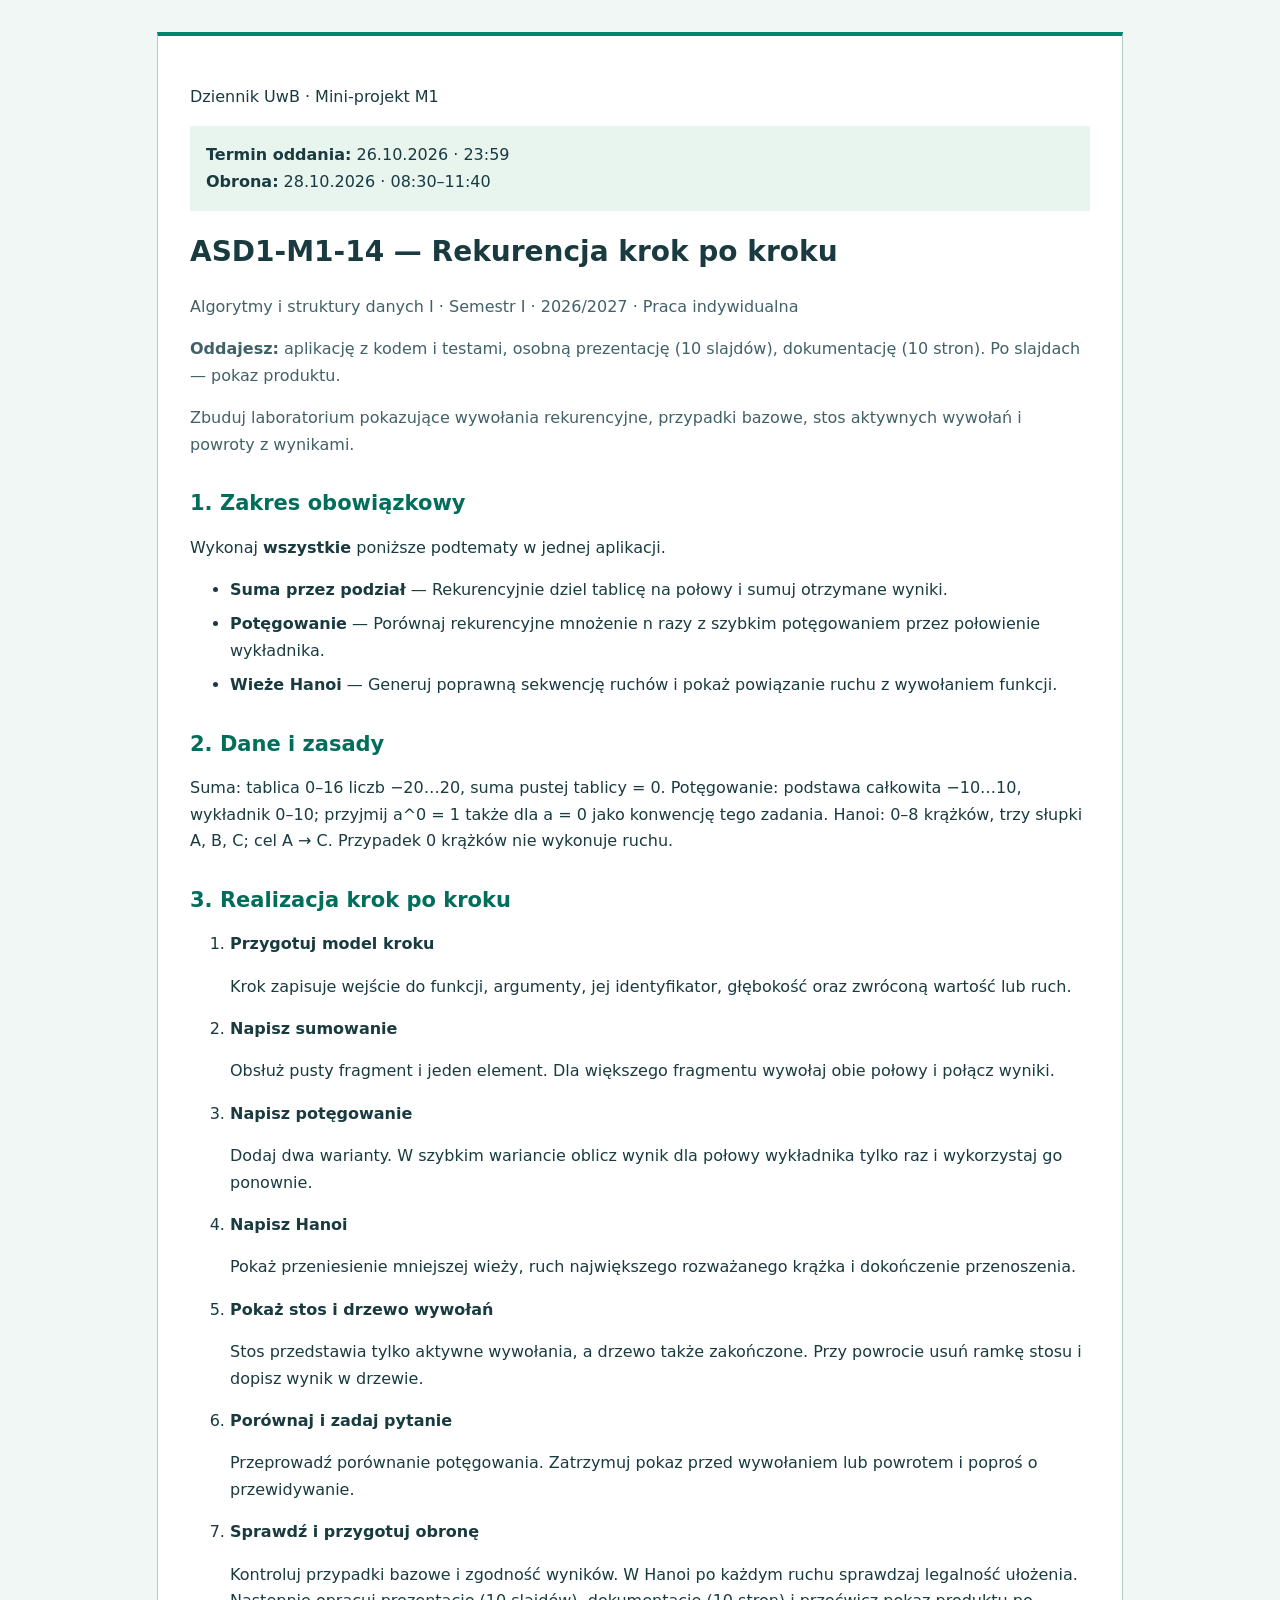
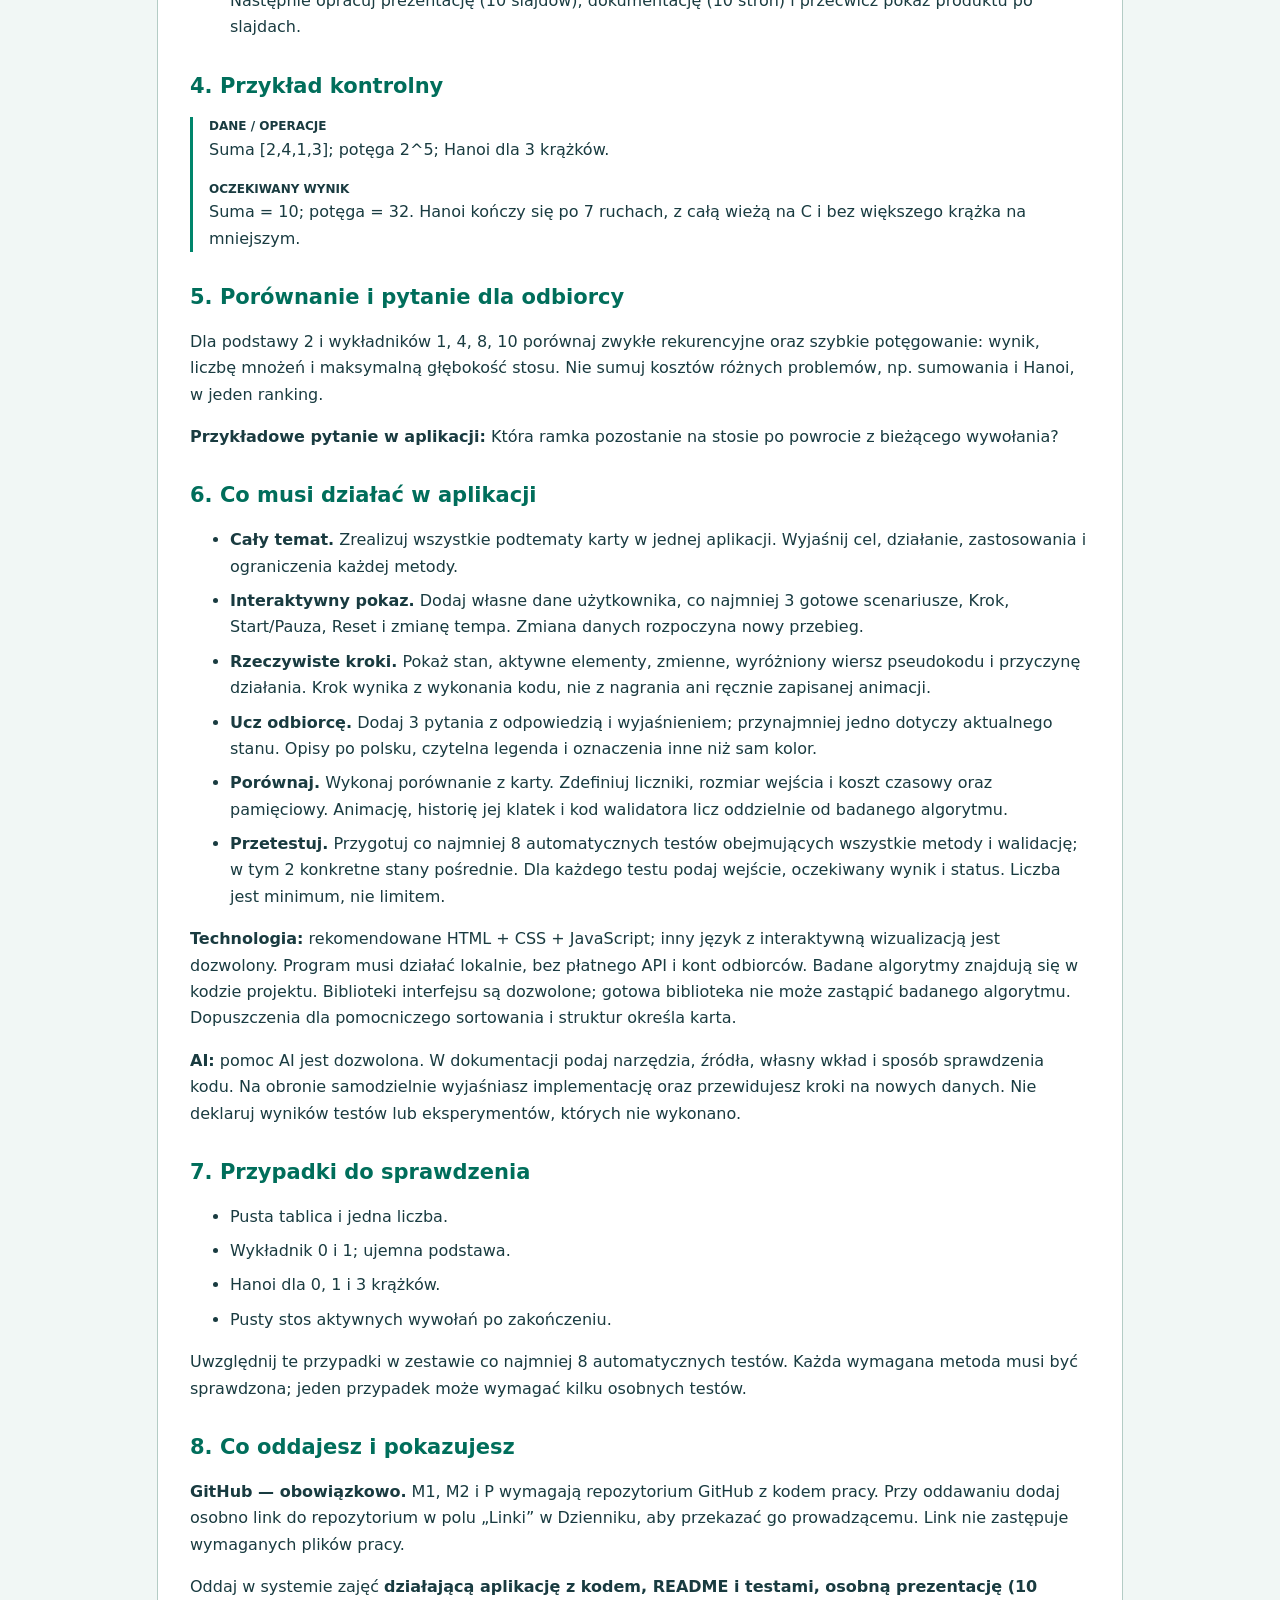
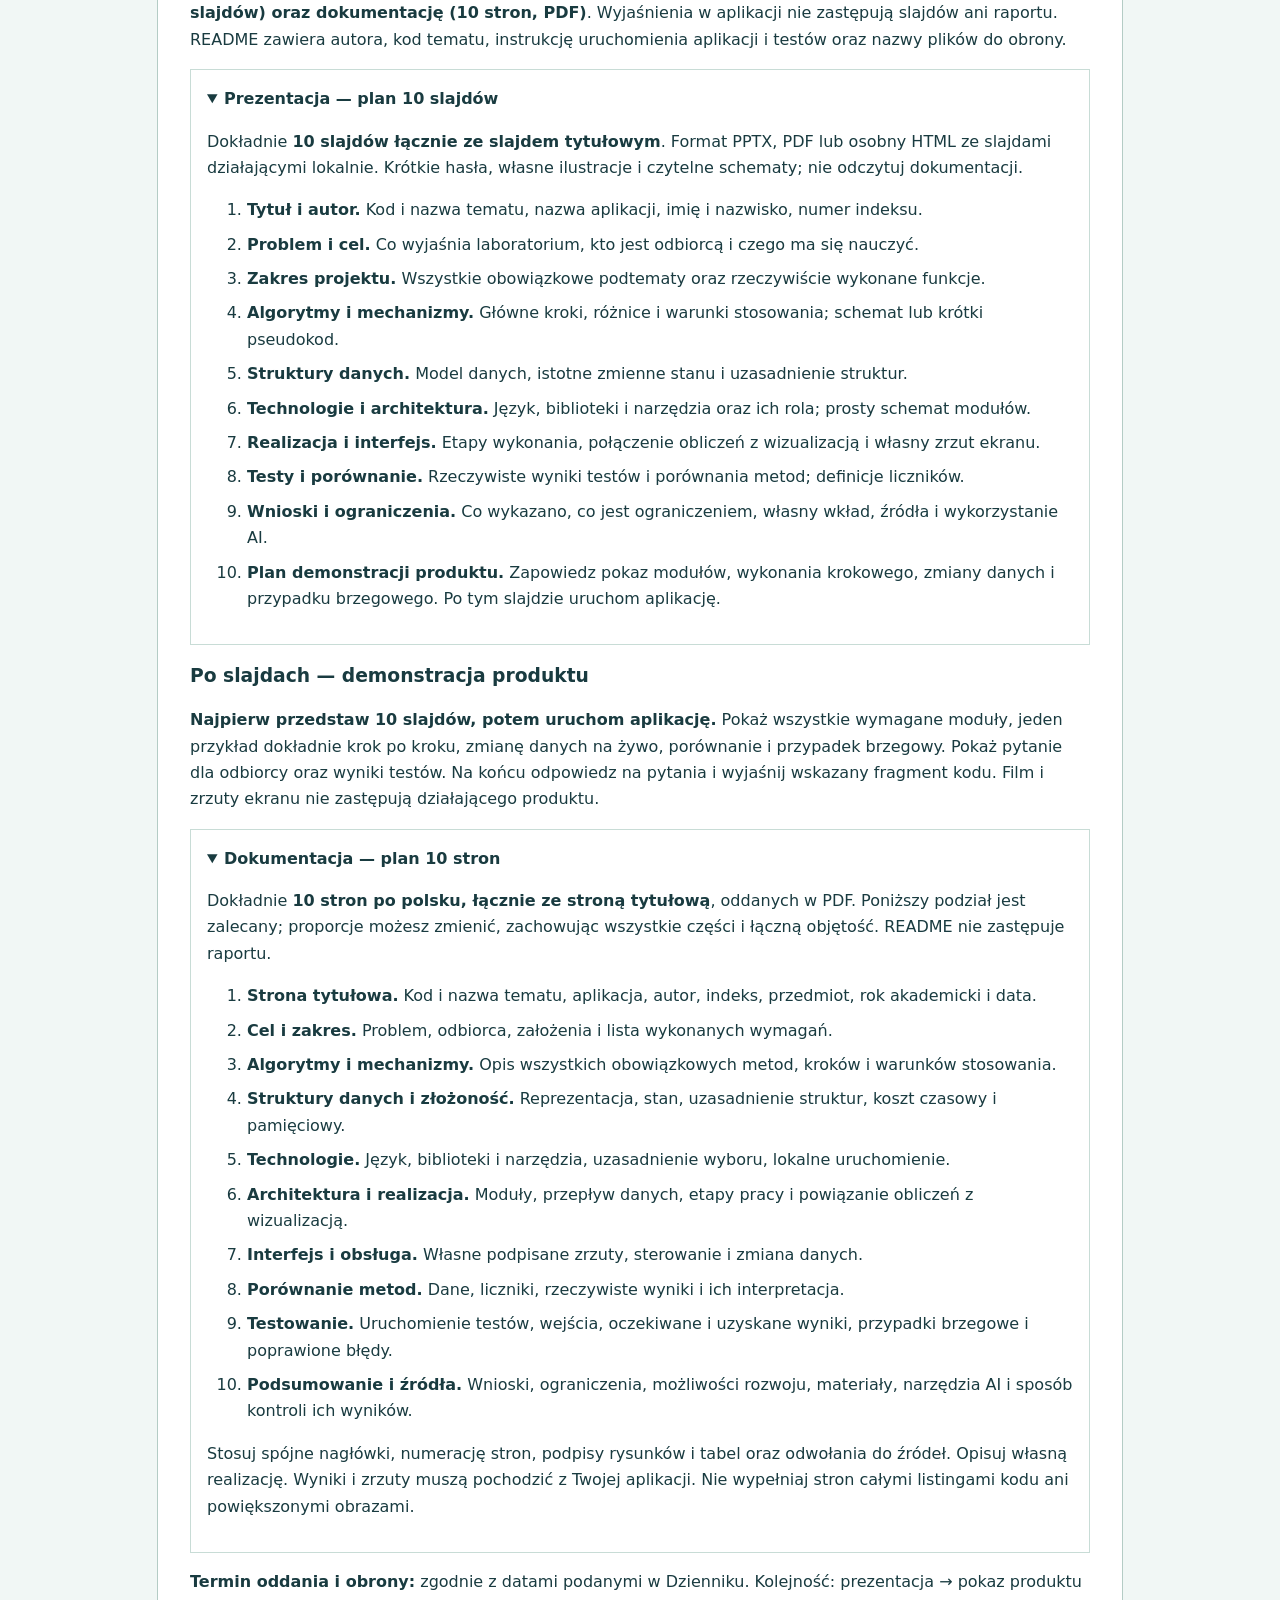
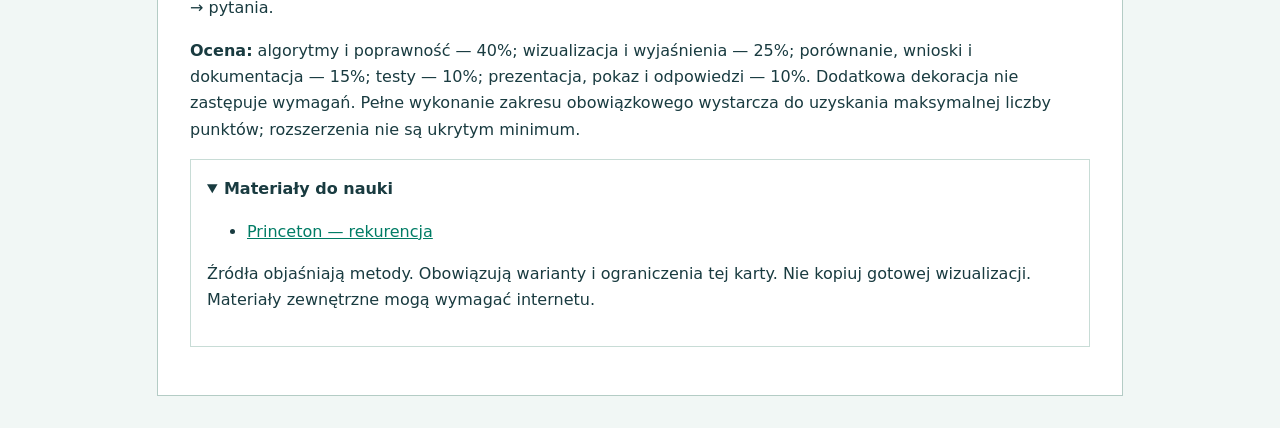
<file: dokumentacja/karta_zadania.html>
<!doctype html><html lang="pl"><head><meta charset="utf-8"><meta name="viewport" content="width=device-width,initial-scale=1"><title>ASD1-M1-14 — Rekurencja krok po kroku</title><style>body{margin:0;background:#f1f7f5;color:#193b40;font:16px/1.65 system-ui,sans-serif}main{max-width:900px;margin:32px auto;padding:32px;background:white;border:1px solid #b4ccc5;border-top:4px solid #00856b}h1,h2,h3{line-height:1.3}h1{font-size:28px}h2{margin-top:32px;font-size:21px;color:#006e5b}a{color:#007c65;overflow-wrap:anywhere}summary{cursor:pointer;font-weight:600}details{padding:16px;border:1px solid #c8dcd6;margin:16px 0}li{margin:8px 0}.timing{background:#e8f4ee;padding:16px}.example{border-left:3px solid #00856b;padding-left:16px}.label{display:block;font-size:12px;font-weight:700}.meta,.goal,.deliverables{color:#416168}@media(max-width:600px){main{margin:12px;padding:18px}h1{font-size:23px}}@media print{body{background:white}main{margin:0;padding:0;border:0}details{display:block}details>*{display:block!important}a{color:inherit}h2,h3{break-after:avoid}li{break-inside:avoid}}</style></head><body><main><p>Dziennik UwB · Mini-projekt M1</p><div class="timing"><strong>Termin oddania:</strong> 26.10.2026 · 23:59<br><strong>Obrona:</strong> 28.10.2026 · 08:30–11:40</div><article><div class="topic-head"><h1>ASD1-M1-14 — Rekurencja krok po kroku</h1><p class="meta">Algorytmy i struktury danych I · Semestr I · 2026/2027 · Praca indywidualna</p><p class="deliverables"><strong>Oddajesz:</strong> aplikację z kodem i testami, osobną prezentację (10 slajdów), dokumentację (10 stron). Po slajdach — pokaz produktu.</p><p class="goal">Zbuduj laboratorium pokazujące wywołania rekurencyjne, przypadki bazowe, stos aktywnych wywołań i powroty z wynikami.</p></div><h2>1. Zakres obowiązkowy</h2><p>Wykonaj <strong>wszystkie</strong> poniższe podtematy w jednej aplikacji.</p><ul class="scope-list"><li><strong>Suma przez podział</strong> — Rekurencyjnie dziel tablicę na połowy i sumuj otrzymane wyniki.</li><li><strong>Potęgowanie</strong> — Porównaj rekurencyjne mnożenie n razy z szybkim potęgowaniem przez połowienie wykładnika.</li><li><strong>Wieże Hanoi</strong> — Generuj poprawną sekwencję ruchów i pokaż powiązanie ruchu z wywołaniem funkcji.</li></ul><h2>2. Dane i zasady</h2><p>Suma: tablica 0–16 liczb −20…20, suma pustej tablicy = 0. Potęgowanie: podstawa całkowita −10…10, wykładnik 0–10; przyjmij a^0 = 1 także dla a = 0 jako konwencję tego zadania. Hanoi: 0–8 krążków, trzy słupki A, B, C; cel A → C. Przypadek 0 krążków nie wykonuje ruchu.</p><h2>3. Realizacja krok po kroku</h2><ol class="steps"><li><strong>Przygotuj model kroku</strong><p>Krok zapisuje wejście do funkcji, argumenty, jej identyfikator, głębokość oraz zwróconą wartość lub ruch.</p></li><li><strong>Napisz sumowanie</strong><p>Obsłuż pusty fragment i jeden element. Dla większego fragmentu wywołaj obie połowy i połącz wyniki.</p></li><li><strong>Napisz potęgowanie</strong><p>Dodaj dwa warianty. W szybkim wariancie oblicz wynik dla połowy wykładnika tylko raz i wykorzystaj go ponownie.</p></li><li><strong>Napisz Hanoi</strong><p>Pokaż przeniesienie mniejszej wieży, ruch największego rozważanego krążka i dokończenie przenoszenia.</p></li><li><strong>Pokaż stos i drzewo wywołań</strong><p>Stos przedstawia tylko aktywne wywołania, a drzewo także zakończone. Przy powrocie usuń ramkę stosu i dopisz wynik w drzewie.</p></li><li><strong>Porównaj i zadaj pytanie</strong><p>Przeprowadź porównanie potęgowania. Zatrzymuj pokaz przed wywołaniem lub powrotem i poproś o przewidywanie.</p></li><li><strong>Sprawdź i przygotuj obronę</strong><p>Kontroluj przypadki bazowe i zgodność wyników. W Hanoi po każdym ruchu sprawdzaj legalność ułożenia. Następnie opracuj prezentację (10 slajdów), dokumentację (10 stron) i przećwicz pokaz produktu po slajdach.</p></li></ol><h2>4. Przykład kontrolny</h2><div class="example"><p><span class="label">DANE / OPERACJE</span>Suma [2,4,1,3]; potęga 2^5; Hanoi dla 3 krążków.</p><p><span class="label">OCZEKIWANY WYNIK</span>Suma = 10; potęga = 32. Hanoi kończy się po 7 ruchach, z całą wieżą na C i bez większego krążka na mniejszym.</p></div><h2>5. Porównanie i pytanie dla odbiorcy</h2><p>Dla podstawy 2 i wykładników 1, 4, 8, 10 porównaj zwykłe rekurencyjne oraz szybkie potęgowanie: wynik, liczbę mnożeń i maksymalną głębokość stosu. Nie sumuj kosztów różnych problemów, np. sumowania i Hanoi, w jeden ranking.</p><p><strong>Przykładowe pytanie w aplikacji:</strong> Która ramka pozostanie na stosie po powrocie z bieżącego wywołania?</p><h2>6. Co musi działać w aplikacji</h2><ul class="rules-list"><li><strong>Cały temat.</strong> Zrealizuj wszystkie podtematy karty w jednej aplikacji. Wyjaśnij cel, działanie, zastosowania i ograniczenia każdej metody.</li><li><strong>Interaktywny pokaz.</strong> Dodaj własne dane użytkownika, co najmniej 3 gotowe scenariusze, Krok, Start/Pauza, Reset i zmianę tempa. Zmiana danych rozpoczyna nowy przebieg.</li><li><strong>Rzeczywiste kroki.</strong> Pokaż stan, aktywne elementy, zmienne, wyróżniony wiersz pseudokodu i przyczynę działania. Krok wynika z wykonania kodu, nie z nagrania ani ręcznie zapisanej animacji.</li><li><strong>Ucz odbiorcę.</strong> Dodaj 3 pytania z odpowiedzią i wyjaśnieniem; przynajmniej jedno dotyczy aktualnego stanu. Opisy po polsku, czytelna legenda i oznaczenia inne niż sam kolor.</li><li><strong>Porównaj.</strong> Wykonaj porównanie z karty. Zdefiniuj liczniki, rozmiar wejścia i koszt czasowy oraz pamięciowy. Animację, historię jej klatek i kod walidatora licz oddzielnie od badanego algorytmu.</li><li><strong>Przetestuj.</strong> Przygotuj co najmniej 8 automatycznych testów obejmujących wszystkie metody i walidację; w tym 2 konkretne stany pośrednie. Dla każdego testu podaj wejście, oczekiwany wynik i status. Liczba jest minimum, nie limitem.</li></ul><p><strong>Technologia:</strong> rekomendowane HTML + CSS + JavaScript; inny język z interaktywną wizualizacją jest dozwolony. Program musi działać lokalnie, bez płatnego API i kont odbiorców. Badane algorytmy znajdują się w kodzie projektu. Biblioteki interfejsu są dozwolone; gotowa biblioteka nie może zastąpić badanego algorytmu. Dopuszczenia dla pomocniczego sortowania i struktur określa karta.</p><p><strong>AI:</strong> pomoc AI jest dozwolona. W dokumentacji podaj narzędzia, źródła, własny wkład i sposób sprawdzenia kodu. Na obronie samodzielnie wyjaśniasz implementację oraz przewidujesz kroki na nowych danych. Nie deklaruj wyników testów lub eksperymentów, których nie wykonano.</p><h2>7. Przypadki do sprawdzenia</h2><ul><li>Pusta tablica i jedna liczba.</li><li>Wykładnik 0 i 1; ujemna podstawa.</li><li>Hanoi dla 0, 1 i 3 krążków.</li><li>Pusty stos aktywnych wywołań po zakończeniu.</li></ul><p>Uwzględnij te przypadki w zestawie co najmniej 8 automatycznych testów. Każda wymagana metoda musi być sprawdzona; jeden przypadek może wymagać kilku osobnych testów.</p><h2>8. Co oddajesz i pokazujesz</h2><p class="github-requirement"><strong>GitHub — obowiązkowo.</strong> M1, M2 i P wymagają repozytorium GitHub z kodem pracy. Przy oddawaniu dodaj osobno link do repozytorium w polu „Linki” w Dzienniku, aby przekazać go prowadzącemu. Link nie zastępuje wymaganych plików pracy.</p><p>Oddaj w systemie zajęć <strong>działającą aplikację z kodem, README i testami, osobną prezentację (10 slajdów) oraz dokumentację (10 stron, PDF)</strong>. Wyjaśnienia w aplikacji nie zastępują slajdów ani raportu. README zawiera autora, kod tematu, instrukcję uruchomienia aplikacji i testów oraz nazwy plików do obrony.</p><details open class="delivery-details"><summary>Prezentacja — plan 10 slajdów</summary><div class="content"><p>Dokładnie <strong>10 slajdów łącznie ze slajdem tytułowym</strong>. Format PPTX, PDF lub osobny HTML ze slajdami działającymi lokalnie. Krótkie hasła, własne ilustracje i czytelne schematy; nie odczytuj dokumentacji.</p><ol class="outline presentation-outline"><li><strong>Tytuł i autor.</strong> Kod i nazwa tematu, nazwa aplikacji, imię i nazwisko, numer indeksu.</li><li><strong>Problem i cel.</strong> Co wyjaśnia laboratorium, kto jest odbiorcą i czego ma się nauczyć.</li><li><strong>Zakres projektu.</strong> Wszystkie obowiązkowe podtematy oraz rzeczywiście wykonane funkcje.</li><li><strong>Algorytmy i mechanizmy.</strong> Główne kroki, różnice i warunki stosowania; schemat lub krótki pseudokod.</li><li><strong>Struktury danych.</strong> Model danych, istotne zmienne stanu i uzasadnienie struktur.</li><li><strong>Technologie i architektura.</strong> Język, biblioteki i narzędzia oraz ich rola; prosty schemat modułów.</li><li><strong>Realizacja i interfejs.</strong> Etapy wykonania, połączenie obliczeń z wizualizacją i własny zrzut ekranu.</li><li><strong>Testy i porównanie.</strong> Rzeczywiste wyniki testów i porównania metod; definicje liczników.</li><li><strong>Wnioski i ograniczenia.</strong> Co wykazano, co jest ograniczeniem, własny wkład, źródła i wykorzystanie AI.</li><li><strong>Plan demonstracji produktu.</strong> Zapowiedz pokaz modułów, wykonania krokowego, zmiany danych i przypadku brzegowego. Po tym slajdzie uruchom aplikację.</li></ol></div></details><h3>Po slajdach — demonstracja produktu</h3><p><strong>Najpierw przedstaw 10 slajdów, potem uruchom aplikację.</strong> Pokaż wszystkie wymagane moduły, jeden przykład dokładnie krok po kroku, zmianę danych na żywo, porównanie i przypadek brzegowy. Pokaż pytanie dla odbiorcy oraz wyniki testów. Na końcu odpowiedz na pytania i wyjaśnij wskazany fragment kodu. Film i zrzuty ekranu nie zastępują działającego produktu.</p><details open class="delivery-details"><summary>Dokumentacja — plan 10 stron</summary><div class="content"><p>Dokładnie <strong>10 stron po polsku, łącznie ze stroną tytułową</strong>, oddanych w PDF. Poniższy podział jest zalecany; proporcje możesz zmienić, zachowując wszystkie części i łączną objętość. README nie zastępuje raportu.</p><ol class="outline documentation-outline"><li><strong>Strona tytułowa.</strong> Kod i nazwa tematu, aplikacja, autor, indeks, przedmiot, rok akademicki i data.</li><li><strong>Cel i zakres.</strong> Problem, odbiorca, założenia i lista wykonanych wymagań.</li><li><strong>Algorytmy i mechanizmy.</strong> Opis wszystkich obowiązkowych metod, kroków i warunków stosowania.</li><li><strong>Struktury danych i złożoność.</strong> Reprezentacja, stan, uzasadnienie struktur, koszt czasowy i pamięciowy.</li><li><strong>Technologie.</strong> Język, biblioteki i narzędzia, uzasadnienie wyboru, lokalne uruchomienie.</li><li><strong>Architektura i realizacja.</strong> Moduły, przepływ danych, etapy pracy i powiązanie obliczeń z wizualizacją.</li><li><strong>Interfejs i obsługa.</strong> Własne podpisane zrzuty, sterowanie i zmiana danych.</li><li><strong>Porównanie metod.</strong> Dane, liczniki, rzeczywiste wyniki i ich interpretacja.</li><li><strong>Testowanie.</strong> Uruchomienie testów, wejścia, oczekiwane i uzyskane wyniki, przypadki brzegowe i poprawione błędy.</li><li><strong>Podsumowanie i źródła.</strong> Wnioski, ograniczenia, możliwości rozwoju, materiały, narzędzia AI i sposób kontroli ich wyników.</li></ol><p>Stosuj spójne nagłówki, numerację stron, podpisy rysunków i tabel oraz odwołania do źródeł. Opisuj własną realizację. Wyniki i zrzuty muszą pochodzić z Twojej aplikacji. Nie wypełniaj stron całymi listingami kodu ani powiększonymi obrazami.</p></div></details><p><strong>Termin oddania i obrony:</strong> zgodnie z datami podanymi w Dzienniku. Kolejność: prezentacja → pokaz produktu → pytania.</p><p class="grading"><strong>Ocena:</strong> algorytmy i poprawność — 40%; wizualizacja i wyjaśnienia — 25%; porównanie, wnioski i dokumentacja — 15%; testy — 10%; prezentacja, pokaz i odpowiedzi — 10%. Dodatkowa dekoracja nie zastępuje wymagań. Pełne wykonanie zakresu obowiązkowego wystarcza do uzyskania maksymalnej liczby punktów; rozszerzenia nie są ukrytym minimum.</p><details open class="sources"><summary>Materiały do nauki</summary><div><ul><li><a href="https://introcs.cs.princeton.edu/java/23recursion/" target="_blank" rel="noopener noreferrer">Princeton — rekurencja</a></li></ul><p>Źródła objaśniają metody. Obowiązują warianty i ograniczenia tej karty. Nie kopiuj gotowej wizualizacji. Materiały zewnętrzne mogą wymagać internetu.</p></div></details></article></main></body></html>
</file>
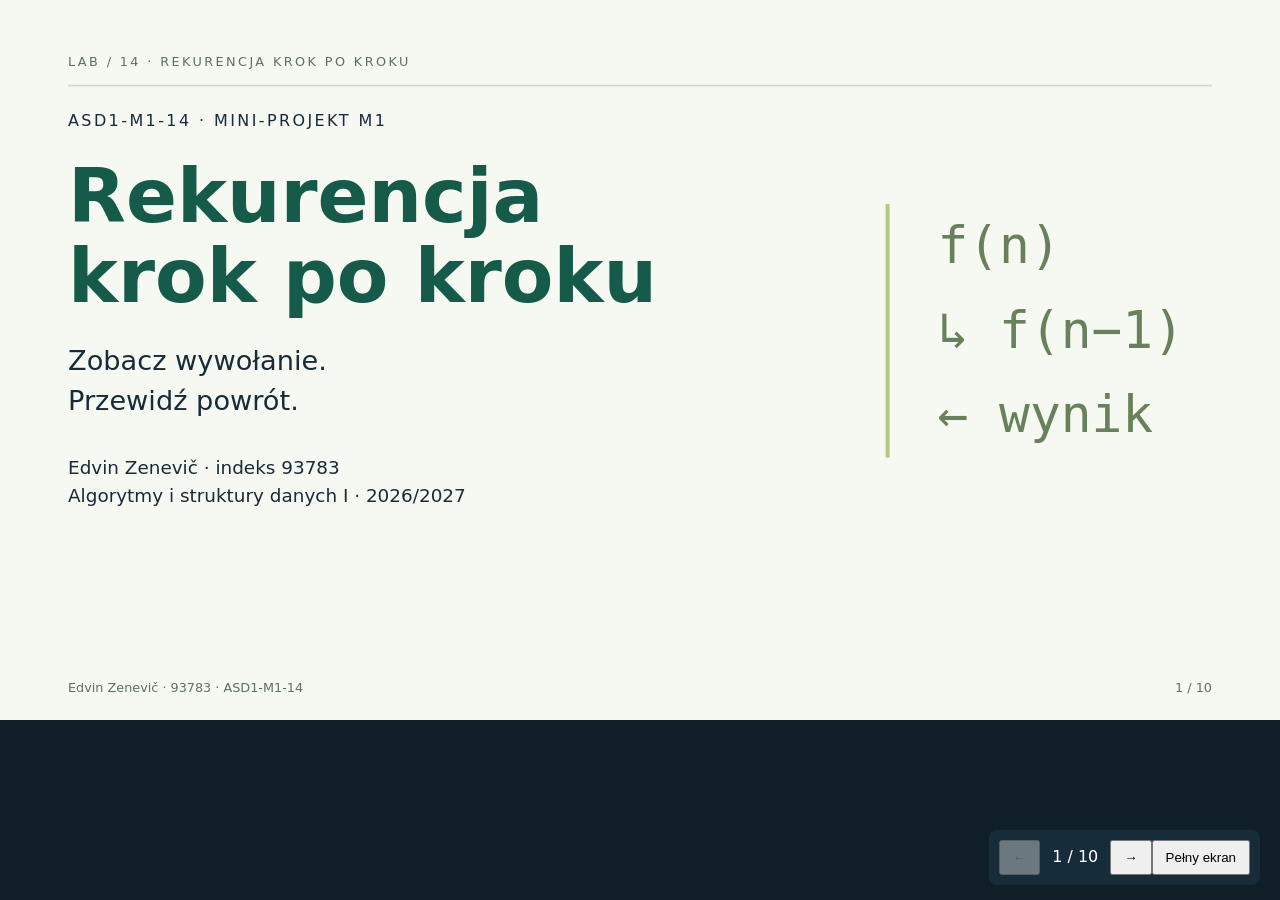
<file: prezentacja/prezentacja.html>
<!doctype html><html lang="pl"><head><meta charset="utf-8"><meta name="viewport" content="width=device-width,initial-scale=1"><title>Prezentacja · ASD1-M1-14 · 10 slajdów</title><style>@page{size:1600px 900px;margin:0}*{box-sizing:border-box}body{margin:0;background:#101e27;color:#172c39;font:28px/1.5 'DejaVu Sans',Arial,sans-serif}.slide{position:relative;width:1600px;height:900px;padding:65px 85px;background:#f6f8f2;break-after:page;overflow:hidden;margin:auto}.slide:last-child{break-after:auto}.topline{font-size:16px;letter-spacing:3px;color:#597363;border-bottom:2px solid #cbd8ce;padding-bottom:17px;margin-bottom:28px}h2{font-size:48px;line-height:1.15;margin:0 0 40px;color:#145b49}h3{font-size:29px;margin:0 0 20px;color:#145b49}p{margin:15px 0}.slide footer{position:absolute;left:85px;right:85px;bottom:28px;display:flex;justify-content:space-between;font-size:16px;color:#597363}h1{font-size:94px;line-height:1.06;color:#145b49;margin:30px 0}.kicker{font-size:20px;letter-spacing:3px}.lead{font-size:34px}.author{margin-top:40px;font-size:23px}.big-mark{position:absolute;right:120px;top:255px;font:64px/1.65 monospace;color:#67825a;border-left:5px solid #b1ca82;padding-left:60px}.two{display:grid;grid-template-columns:1fr 1fr;gap:65px}.tiles{display:grid;grid-template-columns:1fr 1fr 1fr;gap:25px}.tiles>div{background:white;border:1px solid #cbd8ce;border-top:5px solid #b1ca82;border-radius:8px;padding:30px}.tiles span{font-size:48px;color:#82a453}.tiles p{font-size:25px}.strip{background:#145b49;color:white;padding:20px 28px;margin-top:35px;border-radius:6px;font-size:26px}.callout{padding:35px;background:#ecf3e6;border-left:5px solid #b1ca82}.callout strong{font-size:40px}li{margin-bottom:20px}pre{font:26px/1.65 monospace;white-space:pre-wrap}.flow{display:flex;align-items:center;gap:15px;margin:35px 0;font-size:23px}.flow span{background:#ecf3e6;border:1px solid #cbd8ce;padding:22px;flex:1}.slide-shot{width:100%;max-height:400px;object-fit:contain;border:1px solid #cbd8ce}.caption{font-size:18px;color:#526575}.three-labels{display:flex;justify-content:space-between;font-size:23px;margin:25px 0}.stats{display:flex;justify-content:space-between;margin-bottom:25px}.stats strong{font-size:48px;color:#145b49}.stats span{display:block;font-size:18px;font-weight:normal;color:#526575}table{border-collapse:collapse;width:100%;font-size:24px}th,td{text-align:left;padding:14px;border-bottom:1px solid #cbd8ce}th{font-size:20px;background:#ecf3e6}.sources-line{font-size:19px;color:#526575;margin-top:35px}.demo-list{font-size:30px}.demo-list li{margin-bottom:24px}.slide-nav{position:fixed;bottom:15px;right:20px;z-index:5;background:#172c39;color:white;border-radius:8px;padding:10px;font-size:16px}.slide-nav button{padding:8px 12px;cursor:pointer}.slide-nav span{padding:0 12px}.screen-only{display:none}@media screen{body.presenting .slide{display:none;transform-origin:top left}body.presenting .slide.current{display:block;margin:0}body.presenting{overflow:hidden}.screen-only{display:block}}@media print{.slide-nav{display:none}.slide{margin:0;display:block!important;transform:none!important}}</style></head><body class="presenting"><section class="slide current" data-slide="1"><div class="topline">LAB / 14 · REKURENCJA KROK PO KROKU</div><p class="kicker">ASD1-M1-14 · MINI-PROJEKT M1</p><h1>Rekurencja<br>krok po kroku</h1><p class="lead">Zobacz wywołanie.<br>Przewidź powrót.</p><div class="author">Edvin Zenevič · indeks 93783<br>Algorytmy i struktury danych I · 2026/2027</div><div class="big-mark">f(n)<br>↳ f(n−1)<br>← wynik</div><footer><span>Edvin Zenevič · 93783 · ASD1-M1-14</span><span>1 / 10</span></footer></section><section class="slide " data-slide="2"><div class="topline">LAB / 14 · REKURENCJA KROK PO KROKU</div><h2>02 / Problem i cel</h2><div class="two"><div><h3>Nie tylko „funkcja wywołuje siebie”</h3><ul><li>Każde wywołanie ma własne argumenty.</li><li>Rodzic czeka na wynik dziecka.</li><li>Baza zatrzymuje zejście, nie wszystkie powroty.</li></ul><p class="lead">Odbiorca: student poznający rekurencję.</p></div><div class="callout"><strong>Stos ≠ drzewo</strong><p>Stos: co jeszcze pracuje?<br>Drzewo: co zostało wywołane?</p><p>Cel: umieć przewidzieć następny krok na nowych danych.</p></div></div><footer><span>Edvin Zenevič · 93783 · ASD1-M1-14</span><span>2 / 10</span></footer></section><section class="slide " data-slide="3"><div class="topline">LAB / 14 · REKURENCJA KROK PO KROKU</div><h2>03 / Zakres projektu</h2><div class="tiles"><div><span>01</span><h3>Suma przez podział</h3><p>0–16 liczb · −20…20<br>pusty fragment = 0</p></div><div><span>02</span><h3>Potęgowanie</h3><p>Dwa warianty · a: −10…10<br>n: 0…10 · 0⁰ = 1</p></div><div><span>03</span><h3>Wieże Hanoi</h3><p>0–8 krążków · A → C<br>legalność każdego ruchu</p></div></div><p class="strip">Własne dane · 3 scenariusze/moduł · Krok · Start/Pauza · Reset · tempo · pytania</p><p>Widok stanu, argumentów, zmiennych, pseudokodu, stosu i drzewa.</p><footer><span>Edvin Zenevič · 93783 · ASD1-M1-14</span><span>3 / 10</span></footer></section><section class="slide " data-slide="4"><div class="topline">LAB / 14 · REKURENCJA KROK PO KROKU</div><h2>04 / Algorytmy i mechanizmy</h2><div class="tiles"><div><h3>Suma</h3><pre>[2,4,1,3]
  ↙      ↘
[2,4]   [1,3]
  6   +   4
      10</pre><p>Bazy: pusty / jeden element</p></div><div><h3>Potęga szybka</h3><pre>n = 5 → 2 → 1
half obliczamy RAZ
2 → 4 → 32</pre><p>Kwadrat + czynnik a<br>dla nieparzystego n</p></div><div><h3>Hanoi</h3><pre>n−1: from → aux
n:   from → to
n−1: aux  → to</pre><p>n = 0: bez ruchu<br>M(n) = 2ⁿ − 1</p></div></div><p class="strip">Warunek zakończenia: każdy podproblem jest mniejszy.</p><footer><span>Edvin Zenevič · 93783 · ASD1-M1-14</span><span>4 / 10</span></footer></section><section class="slide " data-slide="5"><div class="topline">LAB / 14 · REKURENCJA KROK PO KROKU</div><h2>05 / Struktury danych</h2><div class="two"><div><h3>Zdarzenie wykonania</h3><pre>type · id · parentId · depth
args · line · reason
locals / value / move</pre><p>Unikatowe id wiąże ruch lub wynik<br>z konkretnym wywołaniem.</p></div><div><h3>Stan odtwarzacza</h3><ul><li>Tablica stosu → push / pop</li><li>Map węzłów → wynik zostaje</li><li>A, B, C → tablice od dołu do góry</li><li>cursor → następne zdarzenie</li></ul></div></div><p class="strip">Wejście: + ramka · Powrót: − ramka, + wynik w drzewie</p><p>depth korzenia = 0; maksymalny stos liczymy w ramkach, korzeń = 1.</p><footer><span>Edvin Zenevič · 93783 · ASD1-M1-14</span><span>5 / 10</span></footer></section><section class="slide " data-slide="6"><div class="topline">LAB / 14 · REKURENCJA KROK PO KROKU</div><h2>06 / Technologie i architektura</h2><div class="flow"><span>Wejście + walidacja</span><b>→</b><span>Algorytm + zdarzenia</span><b>→</b><span>Odtwarzacz stanu</span><b>→</b><span>Widok + pytanie</span></div><div class="two"><div><h3>Produkt</h3><p>HTML + CSS + JavaScript<br>Bez bibliotek UI i API<br>Otwórz lokalny index.html</p><h3>Moduły</h3><p>algorithms.js → playback.js → ui.js<br>content.js: polskie objaśnienia</p></div><div><h3>Weryfikacja</h3><p>Node.js: algorytmy i stan<br>Playwright/Chromium: interfejs<br>Python/Chromium: dokumenty</p><p class="callout">Algorytm nie zna DOM.<br>Zegar nie zmienia wyniku.</p></div></div><footer><span>Edvin Zenevič · 93783 · ASD1-M1-14</span><span>6 / 10</span></footer></section><section class="slide " data-slide="7"><div class="topline">LAB / 14 · REKURENCJA KROK PO KROKU</div><h2>07 / Realizacja i interfejs</h2><img class="slide-shot" src="../dokumentacja/suma-stan.png" alt="Rzeczywisty stan aplikacji po powrocie liścia"><p class="caption">Własny zrzut aplikacji: powrót #3 z wartością 2; na stosie pozostają #2 i #1.</p><div class="three-labels"><span>01 · Obliczenia → zdarzenia</span><span>02 · Odtwarzanie → stan</span><span>03 · Stan → wyjaśnienie i pytanie</span></div><p>▲ szczyt · ● aktywne · ✓ zakończone · ▶ bieżący kod — nie tylko kolor.</p><footer><span>Edvin Zenevič · 93783 · ASD1-M1-14</span><span>7 / 10</span></footer></section><section class="slide " data-slide="8"><div class="topline">LAB / 14 · REKURENCJA KROK PO KROKU</div><h2>08 / Testy i porównanie</h2><div class="stats"><strong>44/44<span>testy domenowe PASS</span></strong><strong>17/17<span>kontrole UI PASS</span></strong><strong>462<span>przebiegi potęgowania</span></strong></div><table class=""><thead><tr><th>n</th><th>2ⁿ</th><th>Mnożenia zwykłe</th><th>Mnożenia szybkie</th><th>Stos zwykły</th><th>Stos szybki</th></tr></thead><tbody><tr><td>1</td><td>2</td><td>1</td><td>0</td><td>2</td><td>1</td></tr><tr><td>4</td><td>16</td><td>4</td><td>2</td><td>5</td><td>3</td></tr><tr><td>8</td><td>256</td><td>8</td><td>3</td><td>9</td><td>4</td></tr><tr><td>10</td><td>1024</td><td>10</td><td>4</td><td>11</td><td>4</td></tr></tbody></table><p class="caption">Podstawa 2 · mnożenia = operacje * · stos = maks. liczba aktywnych ramek</p><p>Przypadki bazowe, walidacja, końcowy pusty stos i dwa jawne stany pośrednie.<br>Wyniki zapisane w wyniki/*.json; testy dostępne również w aplikacji.</p><footer><span>Edvin Zenevič · 93783 · ASD1-M1-14</span><span>8 / 10</span></footer></section><section class="slide " data-slide="9"><div class="topline">LAB / 14 · REKURENCJA KROK PO KROKU</div><h2>09 / Wnioski i ograniczenia</h2><div class="two"><div><h3>Co pokazuje laboratorium?</h3><ul><li>Suma: Θ(n), stos Θ(log n)</li><li>Potęga zwykła: Θ(n + 1)</li><li>Potęga szybka: Θ(log n), n ≥ 2</li><li>Hanoi: Θ(2ⁿ), stos Θ(n + 1)</li></ul><p>Mały stos nie oznacza małej liczby ruchów.</p></div><div><h3>Uczciwe granice</h3><p>Małe dane; ślad w pamięci.<br>Walidator i renderowanie liczone osobno.<br>Brak benchmarku czasu ściennego.</p><h3>Wkład i źródła</h3><p>Edvin: zadanie, wymagania, dane autora.<br>AI (Codex/OpenClaw): kod i materiały.<br>Kontrola: testy + uruchomiony interfejs.</p></div></div><p class="sources-line">Źródła: karta ASD1-M1-14 · Princeton „Recursion” · kod i wyniki projektu. Szczegóły: raport, s. 10.</p><footer><span>Edvin Zenevič · 93783 · ASD1-M1-14</span><span>9 / 10</span></footer></section><section class="slide " data-slide="10"><div class="topline">LAB / 14 · REKURENCJA KROK PO KROKU</div><h2>10 / Teraz: pokaz produktu</h2><ol class="demo-list"><li><strong>Suma [2,4,1,3]</strong> — wejście, baza, powrót, pytanie o stos</li><li><strong>Własne dane</strong> — nowy przebieg; pusta tablica</li><li><strong>Potęga 2⁵</strong> — oba warianty, porównanie; 0⁰</li><li><strong>Hanoi n = 3</strong> — ruch ↔ wywołanie, cel C, 7 ruchów</li><li><strong>Testy i kod</strong> — pokaż wyniki i wyjaśnij wskazaną funkcję</li></ol><p class="strip">Zakończ slajdy. Otwórz index.html. Odpowiedz na pytania.</p><footer><span>Edvin Zenevič · 93783 · ASD1-M1-14</span><span>10 / 10</span></footer></section><nav class="slide-nav" aria-label="Sterowanie slajdami"><button id="prev" aria-label="Poprzedni slajd">←</button><span id="slide-counter">1 / 10</span><button id="next" aria-label="Następny slajd">→</button><button id="full">Pełny ekran</button></nav><script>
(function(){const slides=[...document.querySelectorAll('.slide')];let index=0;function render(){slides.forEach((s,i)=>{s.classList.toggle('current',i===index);s.style.transform='scale('+Math.min(innerWidth/1600,innerHeight/900)+')';});document.getElementById('slide-counter').textContent=(index+1)+' / '+slides.length;document.getElementById('prev').disabled=index===0;document.getElementById('next').disabled=index===slides.length-1;}function go(delta){index=Math.max(0,Math.min(slides.length-1,index+delta));render();}document.getElementById('prev').onclick=()=>go(-1);document.getElementById('next').onclick=()=>go(1);document.getElementById('full').onclick=()=>document.fullscreenElement?document.exitFullscreen():document.documentElement.requestFullscreen();addEventListener('keydown',e=>{if(['ArrowRight','PageDown',' '].includes(e.key)){e.preventDefault();go(1);}if(['ArrowLeft','PageUp'].includes(e.key)){e.preventDefault();go(-1);}if(e.key==='Home'){index=0;render();}if(e.key==='End'){index=slides.length-1;render();}});addEventListener('resize',render);render();})();
</script></body></html>
</file>
<file: app/styles.css>
:root{--ink:#182b3e;--muted:#526575;--paper:#f3f5f2;--accent:#146956;--line:#d8e1da;--warm:#fbefd7}*{box-sizing:border-box}body{margin:0;background:var(--paper);color:var(--ink);font:15px/1.6 system-ui,sans-serif}header{padding:38px max(24px,calc((100vw - 1420px)/2));background:#152c35;color:white;display:flex;gap:28px;align-items:center;border-bottom:5px solid #bdda80}.brand{font:bold 25px monospace;border:1px solid #72948c;padding:18px;white-space:nowrap}.eyebrow{font-size:11px;letter-spacing:2px;color:#bdda80;margin:0}h1{font-size:clamp(26px,3vw,40px);line-height:1.2;margin:10px 0}header p{margin:6px 0}header>.badge{margin-left:auto;color:#cfe8d2;border-color:#607d76}main{max-width:1468px;margin:auto;padding:24px}h2{font-size:19px;margin:0 0 14px}h3{font-size:15px;margin:18px 0 8px}p{margin:8px 0 12px}button,input,select{font:inherit}button{cursor:pointer;background:white;border:1px solid #becfc5;border-radius:6px;padding:9px 14px;color:var(--ink)}button:hover{border-color:var(--accent);background:#eaf2e8}button:disabled{cursor:default;opacity:.45}button:focus-visible,input:focus-visible,select:focus-visible,summary:focus-visible{outline:3px solid #cb9722;outline-offset:3px}nav{display:flex;gap:10px;margin-bottom:20px;flex-wrap:wrap}nav button[aria-pressed=true],#step,#prediction-continue{background:var(--accent);color:white}.card{background:white;border:1px solid var(--line);border-radius:10px;padding:22px;margin-bottom:20px;box-shadow:0 3px 6px #183b3005}.inputs{display:grid;grid-template-columns:1.3fr 1fr;gap:32px}label{display:block;font-size:13px;font-weight:600;margin:5px 0}input:not([type=checkbox]):not([type=range]),select{border:1px solid #becfc5;border-radius:5px;padding:8px;margin:3px 12px 10px 0;max-width:100%}#values{width:100%}#power-input:not([hidden]){display:flex;align-items:center;flex-wrap:wrap;gap:6px}#power-input input{width:75px}small,.muted{color:var(--muted);font-size:12px}small{display:block}.presets{display:flex;gap:8px;flex-wrap:wrap}.controls{display:flex;align-items:center;gap:12px;flex-wrap:wrap}.controls label{display:flex;gap:10px;align-items:center}.controls .check{margin-left:auto}.badge,.tag{display:inline-block;font:11px/1.4 monospace;border:1px solid #c1d4c7;border-radius:4px;padding:4px 7px;white-space:nowrap}.tag{font-size:10px;margin-left:7px}#progress{margin-left:auto}.status{display:flex;align-items:center;gap:14px;flex-wrap:wrap;background:#edf4e7}.status #reason{flex:1}#metrics{width:100%;font:12px monospace;display:flex;gap:20px;flex-wrap:wrap}.workspace{display:grid;grid-template-columns:1fr .85fr 1.25fr;gap:18px}.workspace .card{min-width:0}.code{font:12px/1.8 monospace;padding-left:28px}.code li{white-space:pre-wrap;padding:3px;border-left:3px solid transparent}.code li.active{background:var(--warm);border-left-color:#ba8424;font-weight:bold}.code li.active::marker{content:'▶ '}.frame{border:1px solid var(--line);border-left:4px solid var(--accent);border-radius:4px;padding:9px;margin:8px 0;background:#f3f7f0;overflow-wrap:anywhere;font-size:12px}.frame:first-child{border-left-color:#ba8424;background:var(--warm)}.node{font:12px/1.5 monospace;padding:5px 7px;margin-bottom:3px;border-left:2px solid #d2ddcd;overflow-wrap:anywhere}.node.finished{color:#526575;background:#f2f5f1}.node.current{border-left:4px solid #ba8424;background:var(--warm)}#tree{max-height:490px;overflow:auto}#stack{max-height:490px;overflow:auto}.array{display:flex;gap:5px;flex-wrap:wrap}.cell{border:1px solid #c1d4c7;padding:9px 11px;border-radius:5px}.cell.active{background:var(--warm);border:2px solid #ba8424}.cell small{text-align:center}.pegs{display:flex;align-items:flex-end;gap:12px;min-height:170px}.peg{flex:1;text-align:center;border-bottom:3px solid #263e48;display:flex;flex-direction:column;align-items:center;justify-content:flex-end;min-height:150px;background:linear-gradient(90deg,transparent 48%,#c5d1c8 48%,#c5d1c8 52%,transparent 52%)}.disk{height:21px;border:1px solid #386450;border-radius:4px;background:#c5dcad;color:#142a1d;font:12px/19px monospace;margin:1px 0;min-width:24px}.disk.moved{background:#f8d48b;border:2px solid #946519}.peg-label{background:white;width:100%;font-weight:bold;margin-top:8px}.result{font-size:25px;font-weight:700;padding:14px 0}.explanations{display:grid;grid-template-columns:1fr 1.2fr 1fr;gap:30px}details{border-top:1px solid var(--line);padding:12px 0}summary{cursor:pointer;font-weight:600}.table-scroll{overflow:auto}table{border-collapse:collapse;width:100%;font-size:13px;margin:15px 0}th,td{text-align:left;padding:10px;border-bottom:1px solid var(--line);vertical-align:top}th{background:#edf4e7;font-size:12px}#error{color:#a22d22;font-size:13px}.quiz{border:2px solid #ba8424;background:#fffaf0}.quiz button{margin-right:8px}.pass{color:#146956;font-weight:bold}.fail{color:#a22d22;font-weight:bold}footer{text-align:center;color:var(--muted);padding:25px;font-size:12px}a{color:var(--accent)}[hidden]{display:none!important}@media(max-width:1050px){.workspace{grid-template-columns:1fr 1fr}.tree-card{grid-column:1/-1}.explanations{grid-template-columns:1fr}header>.badge{display:none}}@media(max-width:640px){header{padding:22px 18px;gap:15px}.brand{font-size:17px;padding:10px}.inputs,.workspace{grid-template-columns:1fr}.tree-card{grid-column:auto}main{padding:12px}.card{padding:16px}.controls .check{margin-left:0}}
</file>
